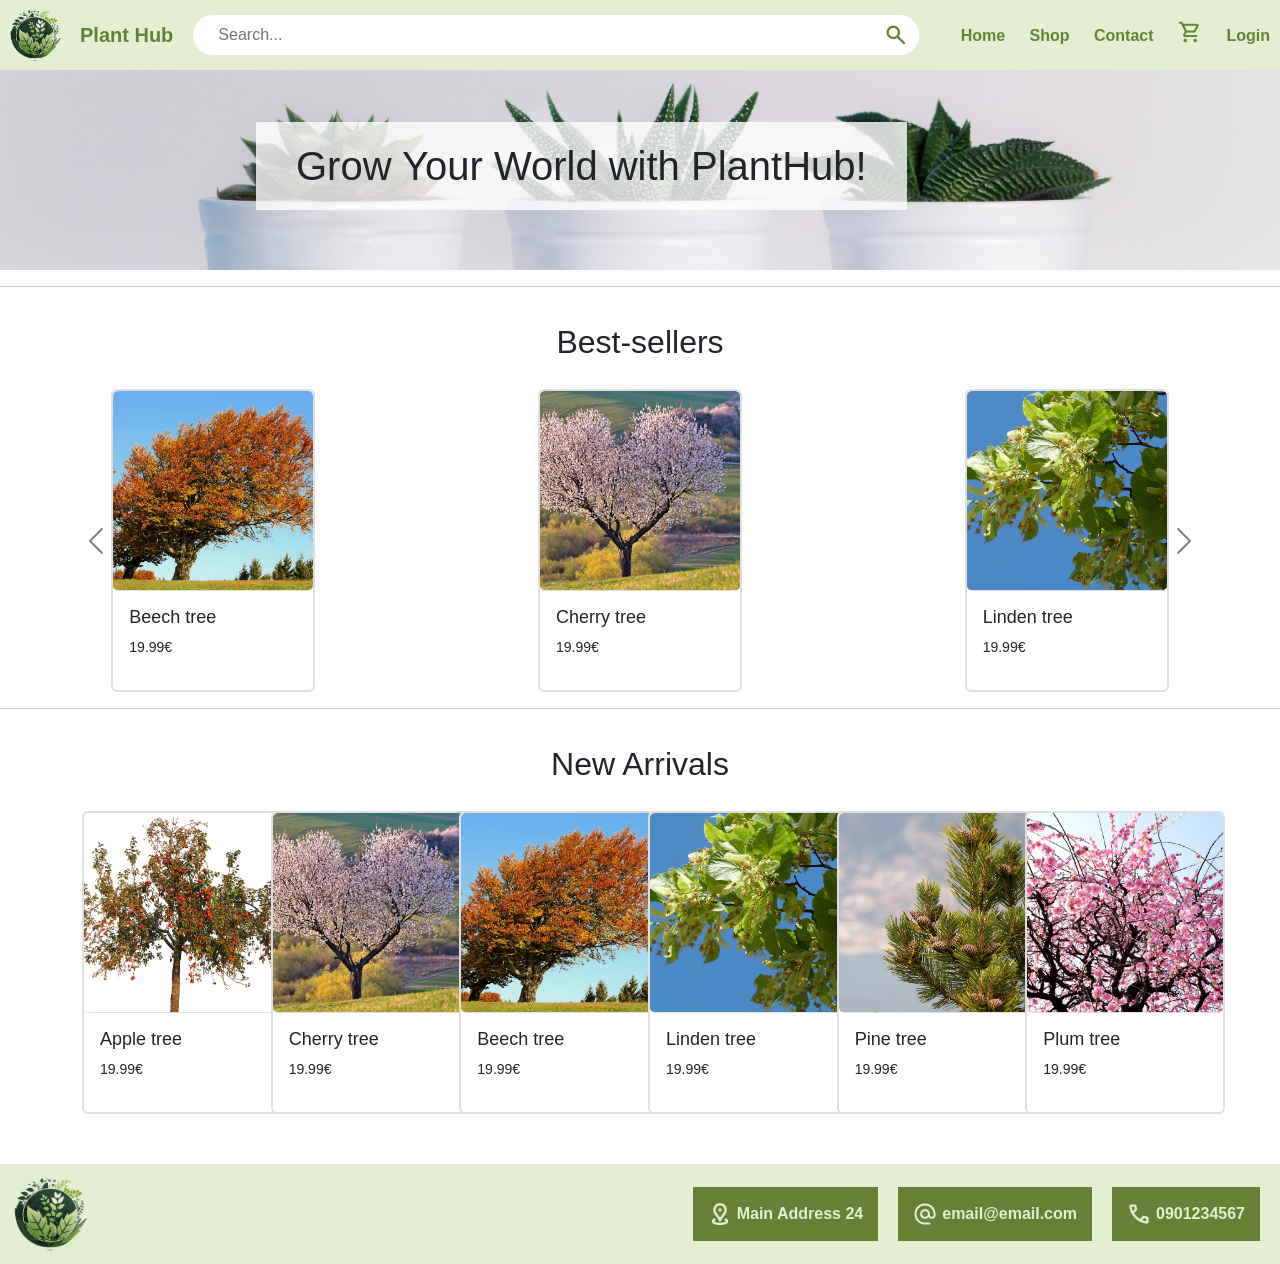
<file: index.html>
<!DOCTYPE html>
<html lang="en">
<head>
    <meta charset="UTF-8">
    <title>Title</title>
    <link rel="preconnect" href="https://fonts.googleapis.com">
    <link rel="preconnect" href="https://fonts.gstatic.com" crossorigin>
    <link href="https://fonts.googleapis.com/css2?family=Poppins:wght@500&display=swap" rel="stylesheet">
    <link rel="stylesheet"
          href="https://fonts.googleapis.com/css2?family=Material+Symbols+Outlined:opsz,wght,FILL,GRAD@20..48,100..700,0..1,-50..200"/>
    <link rel="stylesheet" href="css/index.css" type="text/css">
    <link rel="stylesheet" href="css/header.css" type="text/css">
    <link rel="stylesheet" href="css/footer.css" type="text/css">
    <link rel="stylesheet" href="css/Components_css/product_box.css" type="text/css">
    <link rel="stylesheet" href="https://cdn.jsdelivr.net/npm/bootstrap@5.1.3/dist/css/bootstrap.min.css">
    <script src="https://cdn.jsdelivr.net/npm/bootstrap@5.1.3/dist/js/bootstrap.bundle.min.js"></script>
</head>
<body>
<!-- Header-->
<header class="header">
    <section class="site_name_logo">
        <a href="index.html" class="website_name_a">
            <img class="logo" src="assets/logo/wtech_logo_v2-removebg-preview.png" alt="logo">
            <h3 class="website-name">Plant Hub</h3>
        </a>
    </section>
    <section class="search-form">
        <label class="search-form">
            <input type="text" placeholder="Search...">
        </label>
        <button type="submit" onclick="window.location.href='shop.html'"><span
                    class="material-symbols-outlined">search</span></button>
    </section>
    <nav class="show_all_nav">
        <ul class="nav_links">
            <li class="home_button"><a href="index.html">Home</a></li>
            <li><a href="shop.html">Shop</a></li>
            <li><a href="contact.html">Contact</a></li>
            <li><a href="shopping_cart.html"><span class="material-symbols-outlined">shopping_cart</span> </a></li>
            <li><a href="login.html">Login</a></li>
        </ul>
        <div class="dropdown dropdown-hover">
            <button type="button" class="btn shadow-none" data-bs-toggle="dropdown">
                <span class="material-symbols-outlined">menu</span>
            </button>
            <ul class="dropdown-menu dropdown-menu-end dropdown_content">
                <li><a href="index.html">Home</a></li>
                <li><a href="shop.html">Shop</a></li>
                <li><a href="contact.html">Contact</a></li>
                <li><a href="shopping_cart.html">Cart</a></li>
                <li><a href="login.html">Login</a></li>
            </ul>
        </div>
    </nav>
</header>
<!-- end Header -->


<section class="content">
    <section class="welcome_banner">
        <h1 class="welcome_text">Grow Your World with PlantHub!</h1>
    </section>
</section>
<hr>
<main>
    <section class="best-sellers">
        <h2 class="best_sellers_text">Best-sellers</h2>
        <div id="carouselControls" class="carousel carousel-dark slide" data-bs-ride="carousel" data-bs-interval="0">
            <div class="carousel-inner">
                <div class="carousel-item active">
                    <div class="card-wrapper">

                        <!-- PRODUCT CARD START -->

                        <article class="card">
                            <a href="product_detail.html">
                                <img class="card-img" src="assets/products/apple_tree.png" alt="product_image">  <!-- https://pixabay.com/photos/apple-tree-apples-leaves-fall-3735679/ -->
                                <section class="card-body">
                                    <h3 class="card-title">Apple tree</h3>
                                    <p class="card-price">19.99€</p>
                                </section>
                            </a>
                        </article>

                        <article class="card">
                            <a href="product_detail.html">
                                <img class="card-img" src="assets/products/beech_tree.jpg" alt="product_image">  <!-- https://pixabay.com/photos/tree-beech-fall-deciduous-tree-2812466/ -->
                                <section class="card-body">
                                    <h3 class="card-title">Beech tree</h3>
                                    <p class="card-price">19.99€</p>
                                </section>
                            </a>
                        </article>

                        <article class="card">
                            <a href="product_detail.html">
                                <img class="card-img" src="assets/products/cherry_tree.jpg" alt="product_image">  <!-- https://pixabay.com/photos/a-tree-nature-heart-cherry-flowers-5255288/ -->
                                <section class="card-body">
                                    <h3 class="card-title">Cherry tree</h3>
                                    <p class="card-price">19.99€</p>
                                </section>
                            </a>
                        </article>

                        <article class="card">
                            <a href="product_detail.html">
                                <img class="card-img" src="assets/products/linden_tree.jpg" alt="product_image">  <!-- https://pixabay.com/photos/linden-tree-building-fruit-stands-210389/ -->
                                <section class="card-body">
                                    <h3 class="card-title">Linden tree</h3>
                                    <p class="card-price">19.99€</p>
                                </section>
                            </a>
                        </article>

                    </div>
                </div>
                <div class="carousel-item">
                    <div class="card-wrapper">

                        <!-- PRODUCT CARD START -->

                        <article class="card">
                            <a href="product_detail.html">
                                <img class="card-img" src="assets/products/oak_tree.jpg" alt="product_image">  <!-- https://www.pexels.com/photo/in-distant-photo-of-tree-on-landscape-field-3283498/ -->
                                <section class="card-body">
                                    <h3 class="card-title">Oak tree</h3>
                                    <p class="card-price">19.99€</p>
                                </section>
                            </a>
                        </article>

                        <article class="card">
                            <a href="product_detail.html">
                                <img class="card-img" src="assets/products/pine_tree.jpg" alt="product_image">  <!-- https://pixabay.com/photos/nature-tree-no-one-outside-needle-3233209/ -->
                                <section class="card-body">
                                    <h3 class="card-title">Pine tree</h3>
                                    <p class="card-price">19.99€</p>
                                </section>
                            </a>
                        </article>

                        <article class="card">
                            <a href="product_detail.html">
                                <img class="card-img" src="assets/products/plum_tree.jpg" alt="product_image">  <!-- https://pixabay.com/photos/winter-flowers-plum-blossom-tree-1157079/ -->
                                <section class="card-body">
                                    <h3 class="card-title">Plum tree</h3>
                                    <p class="card-price">19.99€</p>
                                </section>
                            </a>
                        </article>

                        <article class="card">
                            <a href="product_detail.html">
                                <img class="card-img" src="assets/products/apple_tree.png" alt="product_image">  <!-- https://pixabay.com/photos/apple-tree-apples-leaves-fall-3735679/ -->
                                <section class="card-body">
                                    <h3 class="card-title">Apple tree</h3>
                                    <p class="card-price">19.99€</p>
                                </section>
                            </a>
                        </article>

                    </div>
                </div>
                <div class="carousel-item">
                    <div class="card-wrapper">

                        <!-- PRODUCT CARD START -->

                        <article class="card">
                            <a href="product_detail.html">
                                <img class="card-img" src="assets/products/beech_tree.jpg" alt="product_image">  <!-- https://pixabay.com/photos/tree-beech-fall-deciduous-tree-2812466/ -->
                                <section class="card-body">
                                    <h3 class="card-title">Beech tree</h3>
                                    <p class="card-price">19.99€</p>
                                </section>
                            </a>
                        </article>

                        <article class="card">
                            <a href="product_detail.html">
                                <img class="card-img" src="assets/products/cherry_tree.jpg" alt="product_image">  <!-- https://pixabay.com/photos/a-tree-nature-heart-cherry-flowers-5255288/ -->
                                <section class="card-body">
                                    <h3 class="card-title">Cherry tree</h3>
                                    <p class="card-price">19.99€</p>
                                </section>
                            </a>
                        </article>

                        <article class="card">
                            <a href="product_detail.html">
                                <img class="card-img" src="assets/products/linden_tree.jpg" alt="product_image">  <!-- https://pixabay.com/photos/linden-tree-building-fruit-stands-210389/ -->
                                <section class="card-body">
                                    <h3 class="card-title">Linden tree</h3>
                                    <p class="card-price">19.99€</p>
                                </section>
                            </a>
                        </article>

                        <article class="card">
                            <a href="product_detail.html">
                                <img class="card-img" src="assets/products/oak_tree.jpg" alt="product_image">  <!-- https://www.pexels.com/photo/in-distant-photo-of-tree-on-landscape-field-3283498/ -->
                                <section class="card-body">
                                    <h3 class="card-title">Oak tree</h3>
                                    <p class="card-price">19.99€</p>
                                </section>
                            </a>
                        </article>
                    </div>
                </div>
            </div>
            <button class="carousel-control-prev" type="button" data-bs-target="#carouselControls" data-bs-slide="prev">
                <span class="carousel-control-prev-icon" aria-hidden="true"></span>
                <span class="visually-hidden">Previous</span>
            </button>
            <button class="carousel-control-next" type="button" data-bs-target="#carouselControls" data-bs-slide="next">
                <span class="carousel-control-next-icon" aria-hidden="true"></span>
                <span class="visually-hidden">Next</span>
            </button>
        </div>
    </section>

    <hr>
    <section class="recommended_items">
        <h2 class="recommended_items_text">New Arrivals</h2>

        <div class="container">
            <div class="row justify-content-center">
                <div class="col-12">
                    <div class="products_wrapper row row-cols-2 row-cols-sm-2 row-cols-md-3 row-cols-xl-6 row-cols-lg-4 g-3">
                        <div class="col">
                            <article class="card">
                                <a href="product_detail.html">
                                    <img class="card-img" src="assets/products/apple_tree.png" alt="product_image">  <!-- https://pixabay.com/photos/apple-tree-apples-leaves-fall-3735679/ -->
                                    <section class="card-body">
                                        <h3 class="card-title">Apple tree</h3>
                                        <p class="card-price">19.99€</p>
                                    </section>
                                </a>
                            </article>
                        </div>
                        <div class="col">
                            <article class="card">
                                <a href="product_detail.html">
                                    <img class="card-img" src="assets/products/cherry_tree.jpg" alt="product_image">  <!-- https://pixabay.com/photos/a-tree-nature-heart-cherry-flowers-5255288/ -->
                                    <section class="card-body">
                                        <h3 class="card-title">Cherry tree</h3>
                                        <p class="card-price">19.99€</p>
                                    </section>
                                </a>
                            </article>
                        </div>
                        <div class="col">
                            <article class="card">
                                <a href="product_detail.html">
                                    <img class="card-img" src="assets/products/beech_tree.jpg" alt="product_image">  <!-- https://pixabay.com/photos/tree-beech-fall-deciduous-tree-2812466/ -->
                                    <section class="card-body">
                                        <h3 class="card-title">Beech tree</h3>
                                        <p class="card-price">19.99€</p>
                                    </section>
                                </a>
                            </article>
                        </div>
                        <div class="col">
                            <article class="card">
                                <a href="product_detail.html">
                                    <img class="card-img" src="assets/products/linden_tree.jpg" alt="product_image">  <!-- https://pixabay.com/photos/linden-tree-building-fruit-stands-210389/ -->
                                    <section class="card-body">
                                        <h3 class="card-title">Linden tree</h3>
                                        <p class="card-price">19.99€</p>
                                    </section>
                                </a>
                            </article>
                        </div>
                        <div class="col">
                            <article class="card">
                                <a href="product_detail.html">
                                    <img class="card-img" src="assets/products/pine_tree.jpg" alt="product_image">  <!-- https://pixabay.com/photos/nature-tree-no-one-outside-needle-3233209/ -->
                                    <section class="card-body">
                                        <h3 class="card-title">Pine tree</h3>
                                        <p class="card-price">19.99€</p>
                                    </section>
                                </a>
                            </article>
                        </div>
                        <div class="col">
                            <article class="card">
                                <a href="product_detail.html">
                                    <img class="card-img" src="assets/products/plum_tree.jpg" alt="product_image">  <!-- https://pixabay.com/photos/winter-flowers-plum-blossom-tree-1157079/ -->
                                    <section class="card-body">
                                        <h3 class="card-title">Plum tree</h3>
                                        <p class="card-price">19.99€</p>
                                    </section>
                                </a>
                            </article>
                        </div>
                    </div>
                </div>
            </div>
        </div>
    </section>
</main>
<!-- Footer -->
<footer class="footer">
    <section class="site_logo">
        <img class="footer_logo" src="assets/logo/wtech_logo_v2-removebg-preview.png" alt="logo">
    </section>
    <section class="blocks_holder">
        <!-- canvas for the 3 blocks-->
        <address class="block">
            <span class="material-symbols-outlined">distance</span>
            <p class="text">Main Address 24</p>
        </address>

        <address class="block">
            <span class="material-symbols-outlined">alternate_email</span>
            <p class="text">email@email.com</p>
        </address>

        <address class="block">
            <span class="material-symbols-outlined">call</span>
            <p class="text">0901234567</p>
        </address>
    </section>
</footer>
<!-- end Footer -->

</body>
</html>
</file>
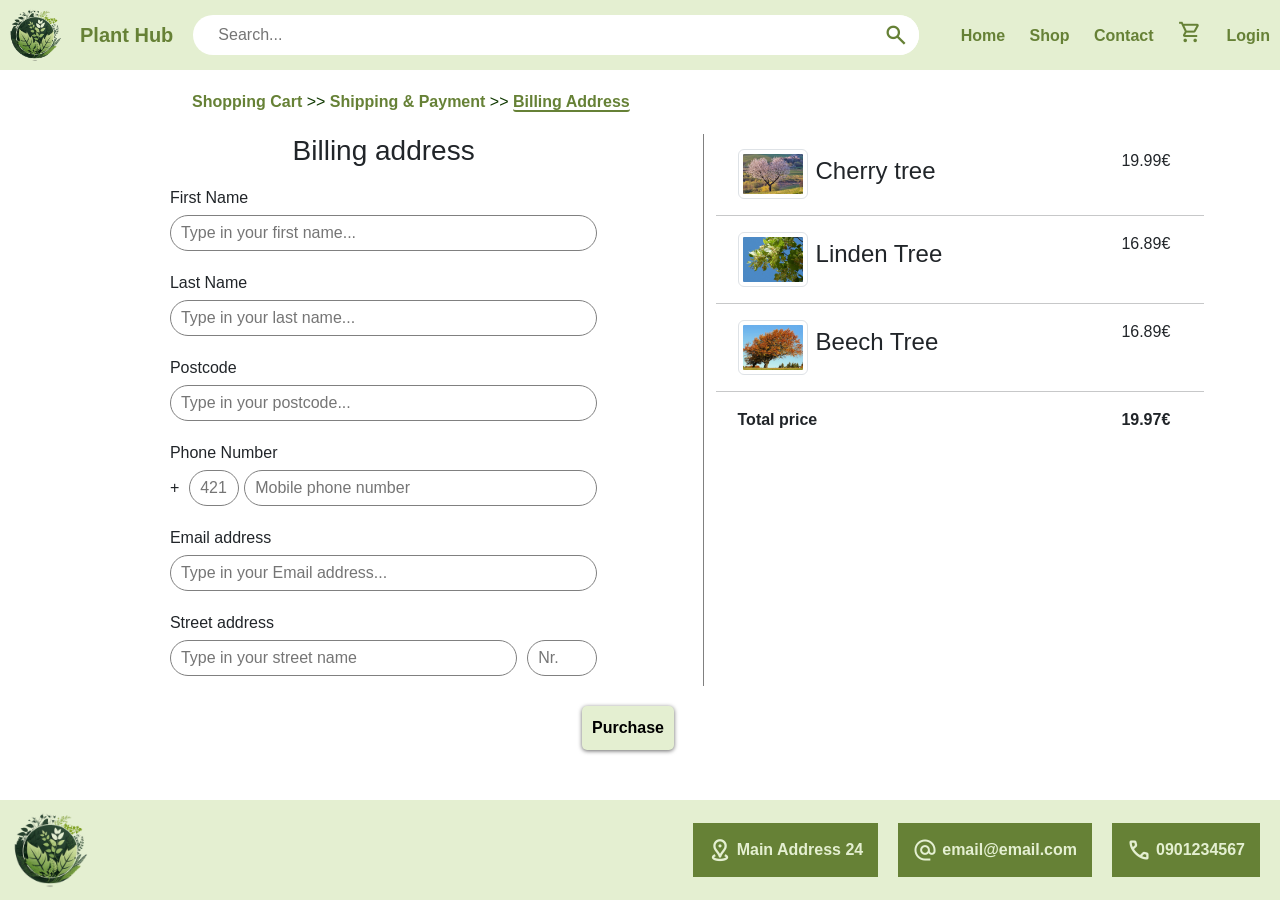
<file: billing_address.html>
<!DOCTYPE html>
<html lang="en">
<head>
    <meta charset="UTF-8">
    <title>Title</title>
    <link rel="stylesheet" href="css/billing_address.css" type="text/css">
    <link rel="stylesheet" href="css/header.css" type="text/css">
    <link rel="stylesheet" href="css/footer.css" type="text/css">
    <link rel="stylesheet" href="css/button_1.css" type="text/css">
    <link rel="stylesheet" href="css/shipping_cart_table.css" type="text/css">
    <link rel="stylesheet" href="css/cart_navbar.css" type="text/css">
    <link rel="preconnect" href="https://fonts.googleapis.com">
    <link rel="preconnect" href="https://fonts.gstatic.com" crossorigin>
    <link href="https://fonts.googleapis.com/css2?family=Poppins:wght@500&display=swap" rel="stylesheet">
    <link rel="stylesheet"
          href="https://fonts.googleapis.com/css2?family=Material+Symbols+Outlined:opsz,wght,FILL,GRAD@20..48,100..700,0..1,-50..200"/>
    <link rel="stylesheet" href="https://cdn.jsdelivr.net/npm/bootstrap@5.1.3/dist/css/bootstrap.min.css">
    <script src="https://cdn.jsdelivr.net/npm/bootstrap@5.1.3/dist/js/bootstrap.bundle.min.js"></script>
</head>
<body>
<!-- Header-->
<header class="header">
    <section class="site_name_logo">
        <a href="index.html" class="website_name_a">
            <img class="logo" src="assets/logo/wtech_logo_v2-removebg-preview.png" alt="logo">
            <h3 class="website-name">Plant Hub</h3>
        </a>
    </section>
    <section class="search-form">
        <label class="search-form">
            <input type="text" placeholder="Search...">
        </label>
        <button type="submit" onclick="window.location.href='shop.html'"><span
                class="material-symbols-outlined">search</span></button>
    </section>
    <nav class="show_all_nav">
        <ul class="nav_links">
            <li class="home_button"><a href="index.html">Home</a></li>
            <li><a href="shop.html">Shop</a></li>
            <li><a href="contact.html">Contact</a></li>
            <li><a href="shopping_cart.html"><span class="material-symbols-outlined">shopping_cart</span> </a></li>
            <li><a href="login.html">Login</a></li>
        </ul>
        <div class="dropdown dropdown-hover">
            <button type="button" class="btn shadow-none" data-bs-toggle="dropdown">
                <span class="material-symbols-outlined">menu</span>
            </button>
            <ul class="dropdown-menu dropdown-menu-end dropdown_content">
                <li><a href="index.html">Home</a></li>
                <li><a href="shop.html">Shop</a></li>
                <li><a href="contact.html">Contact</a></li>
                <li><a href="shopping_cart.html">Cart</a></li>
                <li><a href="login.html">Login</a></li>
            </ul>
        </div>
    </nav>
</header>
<!-- end Header -->


<section class="content">
    <!-- Cart Navigation -->
    <nav class="cart_navigation">
        <a class="nav_cart" href="shopping_cart.html">Shopping Cart</a>
        >>
        <a class="nav_shipping" href="shipping_payment.html">Shipping & Payment</a>
        >>
        <a class="nav_billing" href="billing_address.html">Billing Address</a>
    </nav>
    <!-- end Cart navigation -->
    <section class="inside_content">
        <section class="outline_block">
            <form class="details_block">
                <h3>Billing address</h3>
                <!-- Billing section -->
                <section class="billing_section">
                    <Label for="first_name">First Name<br></Label>
                    <label class="input_label">
                        <input type="text" placeholder="Type in your first name..." id="first_name">
                    </label>
                </section>
                <!-- end Billing section -->
                <!-- Billing section -->
                <section class="billing_section">
                    <Label for="last_name">Last Name<br></Label>
                    <label class="input_label">
                        <input type="text" placeholder="Type in your last name..." id="last_name">
                    </label>
                </section>
                <!-- end Billing section -->
                <!-- Billing section -->
                <section class="billing_section">
                    <Label for="postcode">Postcode<br></Label>
                    <label class="input_label">
                        <input type="text" placeholder="Type in your postcode..." id="postcode">
                    </label>
                </section>
                <!-- end Billing section -->
                <section class="billing_section">
                    <Label for="phone">Phone Number<br></Label>
                    <div class="input_label">
                        +<label for="phone_prefix"></label><input type="text" placeholder="421" id="phone_prefix" style="width: 50px">
                        <input type="text" placeholder="Mobile phone number" id="phone">
                    </div>
                </section>
                <!-- Billing section -->
                <section class="billing_section">
                    <Label for="email">Email address<br></Label>
                    <label class="input_label">
                        <input type="text" placeholder="Type in your Email address..." id="email">
                    </label>
                </section>
                <!-- end Billing section -->
                <section class="billing_section">
                    <Label for="street_name">Street address<br></Label>
                    <div class="input_label">
                        <input type="text" placeholder="Type in your street name" id="street_name">
                        <label for="street_number"></label><input type="text" placeholder="Nr." style="width: 70px" id="street_number">
                    </div>
                </section>
            </form>
        </section>
        <section class="outline_cart_block">
            <!-- shopping cart content -->
            <div class="container">
                <div class="row d-flex justify-content-around">
                    <div class="col-8 d-inline-block">
                        <div class="row-12 d-flex">
                            <img class="img-thumbnail" src="assets/products/cherry_tree.jpg" alt="logo">
                            <!-- https://pixabay.com/photos/a-tree-nature-heart-cherry-flowers-5255288/ -->
                            <h4 class="col m-2">Cherry tree</h4>
                        </div>
                    </div>

                    <div class="col-2">
                        <div class="row d-flex">
                            <div class="col-4">19.99€</div>
                        </div>
                    </div>
                </div>
                <hr>

                <div class="row d-flex justify-content-around">
                    <div class="col-8 d-inline-block">
                        <div class="row-12 d-flex">
                            <img class="img-thumbnail" src="assets/products/linden_tree.jpg" alt="logo">
                            <!-- https://pixabay.com/photos/linden-tree-building-fruit-stands-210389/ -->
                            <h4 class="col m-2">Linden Tree</h4>
                        </div>
                    </div>

                    <div class="col-2">
                        <div class="row d-flex">
                            <div class="col-4">16.89€</div>
                        </div>
                    </div>
                </div>
                <hr>

                <div class="row d-flex justify-content-around">
                    <div class="col-8 d-inline-block">
                        <div class="row-12 d-flex">
                            <img class="img-thumbnail" src="assets/products/beech_tree.jpg" alt="logo">
                            <!-- https://pixabay.com/photos/tree-beech-fall-deciduous-tree-2812466/ -->
                            <h4 class="col m-2">Beech Tree</h4>
                        </div>
                    </div>

                    <div class="col-2">
                        <div class="row d-flex">
                            <div class="col-4">16.89€</div>
                        </div>
                    </div>
                </div>
                <hr>

                <div class="row d-flex justify-content-around">
                    <div class="col-8 align-items-center">
                        <p class="total_price">Total price</p>
                    </div>

                    <div class="col-2">
                        <div class="total_price">19.97€</div>
                    </div>
                </div>
            </div>
        </section>
    </section>
    <section class="w-50 text-center d-flex justify-content-center pe-4">
        <button type="button" class="btn_custom" onclick="window.location.href='order_confirm.html'">
            Purchase
        </button>
    </section>
</section>
<!-- Footer -->
<footer class="footer">
    <section class="site_logo">
        <img class="footer_logo" src="assets/logo/wtech_logo_v2-removebg-preview.png" alt="logo">
    </section>
    <section class="blocks_holder">
        <!-- canvas for the 3 blocks-->
        <address class="block">
            <span class="material-symbols-outlined">distance</span>
            <p class="text">Main Address 24</p>
        </address>

        <address class="block">
            <span class="material-symbols-outlined">alternate_email</span>
            <p class="text">email@email.com</p>
        </address>

        <address class="block">
            <span class="material-symbols-outlined">call</span>
            <p class="text">0901234567</p>
        </address>
    </section>
</footer>
<!-- end Footer -->

</body>
</html>
</file>
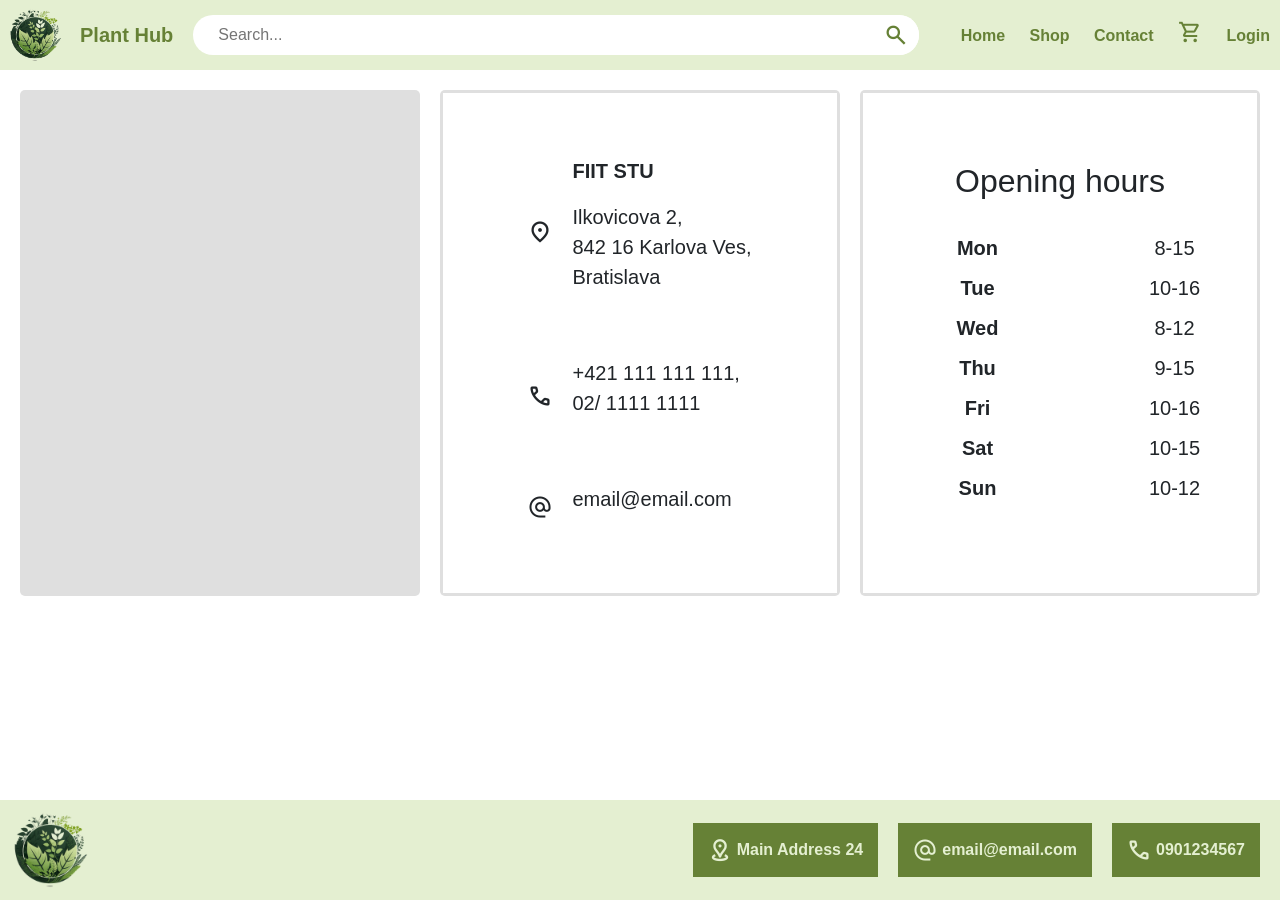
<file: contact.html>
<!DOCTYPE html>
<html lang="en">
<head>
    <meta charset="UTF-8">
    <title>Title</title>
    <link rel="stylesheet" href="css/contact.css" type="text/css">
    <link rel="stylesheet" href="css/header.css" type="text/css">
    <link rel="stylesheet" href="css/footer.css" type="text/css">
    <link rel="preconnect" href="https://fonts.googleapis.com">
    <link rel="preconnect" href="https://fonts.gstatic.com" crossorigin>
    <link href="https://fonts.googleapis.com/css2?family=Poppins:wght@500&display=swap" rel="stylesheet">
    <link rel="stylesheet"
          href="https://fonts.googleapis.com/css2?family=Material+Symbols+Outlined:opsz,wght,FILL,GRAD@20..48,100..700,0..1,-50..200"/>
    <link rel="stylesheet" href="https://cdn.jsdelivr.net/npm/bootstrap@5.1.3/dist/css/bootstrap.min.css">
    <script src="https://cdn.jsdelivr.net/npm/bootstrap@5.1.3/dist/js/bootstrap.bundle.min.js"></script>
</head>
<body>
<!-- Header-->
<header class="header">
    <section class="site_name_logo">
        <a href="index.html" class="website_name_a">
            <img class="logo" src="assets/logo/wtech_logo_v2-removebg-preview.png" alt="logo">
            <h3 class="website-name">Plant Hub</h3>
        </a>
    </section>
    <section class="search-form">
        <label class="search-form">
            <input type="text" placeholder="Search...">
        </label>
        <button type="submit" onclick="window.location.href='shop.html'"><span
                class="material-symbols-outlined">search</span></button>
    </section>
    <nav class="show_all_nav">
        <ul class="nav_links">
            <li class="home_button"><a href="index.html">Home</a></li>
            <li><a href="shop.html">Shop</a></li>
            <li><a href="contact.html">Contact</a></li>
            <li><a href="shopping_cart.html"><span class="material-symbols-outlined">shopping_cart</span> </a></li>
            <li><a href="login.html">Login</a></li>
        </ul>
        <div class="dropdown dropdown-hover">
            <button type="button" class="btn shadow-none" data-bs-toggle="dropdown">
                <span class="material-symbols-outlined">menu</span>
            </button>
            <ul class="dropdown-menu dropdown-menu-end dropdown_content">
                <li><a href="index.html">Home</a></li>
                <li><a href="shop.html">Shop</a></li>
                <li><a href="contact.html">Contact</a></li>
                <li><a href="shopping_cart.html">Cart</a></li>
                <li><a href="login.html">Login</a></li>
            </ul>
        </div>
    </nav>
</header>
<!-- end Header -->


<section class="outer_contact">
    <section class="inner_contact">
        <!-- section for contact map-->
        <section class="content">
            <iframe class="picture_map"
                    src="https://www.openstreetmap.org/export/embed.html?bbox=17.06408500671387%2C48.150841192448034%2C17.078247070312504%2C48.15715413998257&amp;layer=mapnik">
            </iframe>
        </section>
        <!-- section for contact information including address, phone, email-->
        <section class="content">
            <section class="contact_information">
                <section class="inner_contact_information">
                    <section class="contact_information_block">
                        <span class="material-symbols-outlined">location_on</span>
                        <article>
                            <p class="paragraph_title">FIIT STU</p>
                            <p>Ilkovicova 2, <br>842 16 Karlova Ves, <br>Bratislava</p>
                        </article>
                    </section>
                    <section class="contact_information_block">
                        <span class="material-symbols-outlined">call</span>
                        <article>
                            <p>+421 111 111 111,<br> 02/ 1111 1111</p>
                        </article>
                    </section>
                    <section class="contact_information_block">
                        <span class="material-symbols-outlined">alternate_email</span>
                        <article>
                            <p>email@email.com</p>
                        </article>
                    </section>
                </section>
            </section>
        </section>
        <!-- section for contact information including opening hours-->
        <section class="content">
            <section class="contact_information">
                <article class="opening_hours">
                    <h2>Opening hours</h2>
                    <section class="ul_section_opening_hours">
                        <ul class="ul_days">
                            <li>Mon</li>
                            <li>Tue</li>
                            <li>Wed</li>
                            <li>Thu</li>
                            <li>Fri</li>
                            <li>Sat</li>
                            <li>Sun</li>
                        </ul>
                        <ul class="ul_hours">
                            <li>8-15</li>
                            <li>10-16</li>
                            <li>8-12</li>
                            <li>9-15</li>
                            <li>10-16</li>
                            <li>10-15</li>
                            <li>10-12</li>
                        </ul>
                    </section>
                </article>
            </section>
        </section>
    </section>
</section>

<!-- Footer -->
<footer class="footer">
    <section class="site_logo">
        <img class="footer_logo" src="assets/logo/wtech_logo_v2-removebg-preview.png" alt="logo">
    </section>
    <section class="blocks_holder">
        <!-- canvas for the 3 blocks-->
        <address class="block">
            <span class="material-symbols-outlined">distance</span>
            <p class="text">Main Address 24</p>
        </address>

        <address class="block">
            <span class="material-symbols-outlined">alternate_email</span>
            <p class="text">email@email.com</p>
        </address>

        <address class="block">
            <span class="material-symbols-outlined">call</span>
            <p class="text">0901234567</p>
        </address>
    </section>
</footer>
<!-- end Footer -->

</body>
</html>
</file>
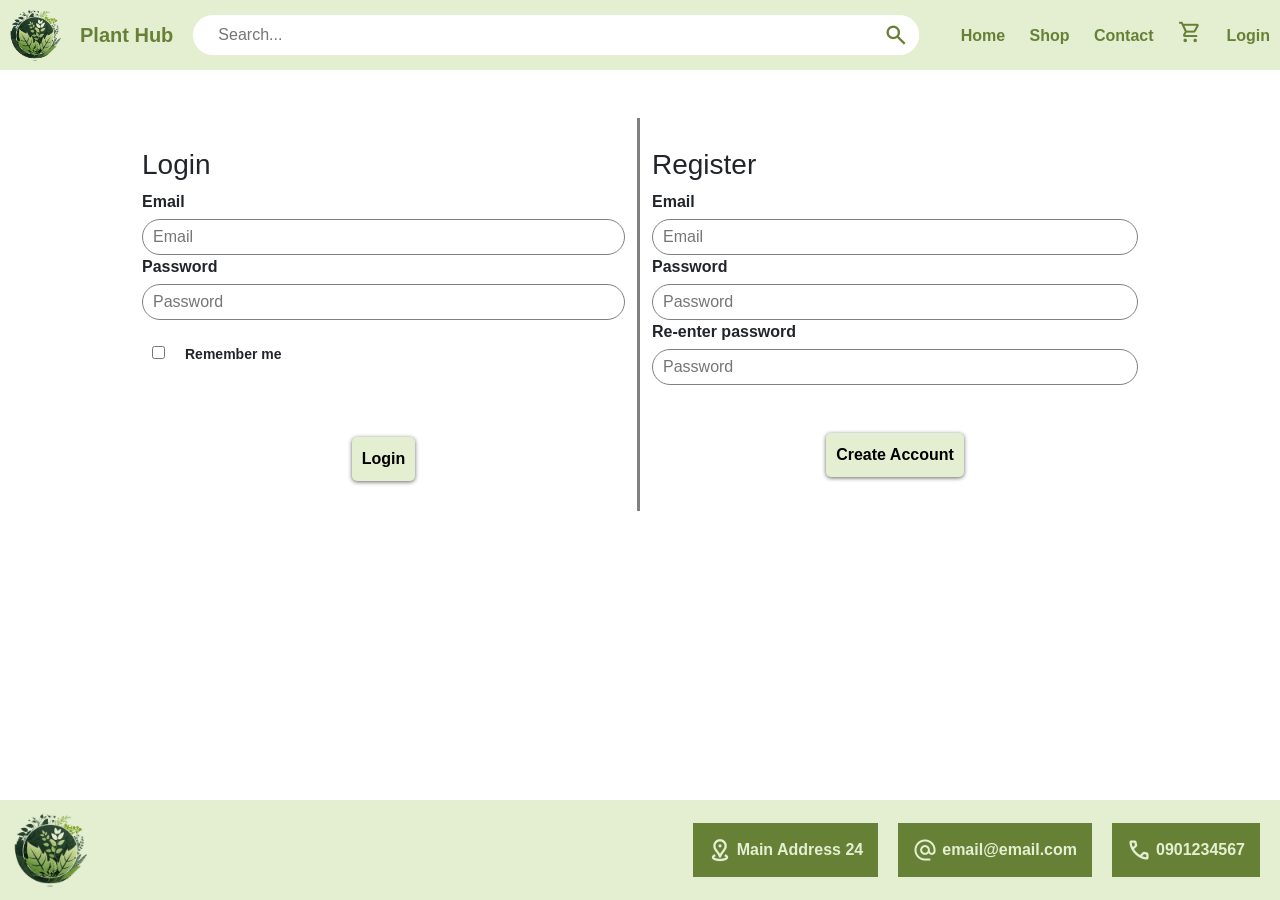
<file: login.html>
<!DOCTYPE html>
<html lang="en">
<head>
    <meta charset="UTF-8">
    <title>Title</title>
    <link rel="preconnect" href="https://fonts.googleapis.com">
    <link rel="preconnect" href="https://fonts.gstatic.com" crossorigin>
    <link href="https://fonts.googleapis.com/css2?family=Poppins:wght@500&display=swap" rel="stylesheet">
    <link rel="stylesheet"
          href="https://fonts.googleapis.com/css2?family=Material+Symbols+Outlined:opsz,wght,FILL,GRAD@20..48,100..700,0..1,-50..200"/>
    <link rel="stylesheet" href="css/login.css" type="text/css">
    <link rel="stylesheet" href="css/header.css" type="text/css">
    <link rel="stylesheet" href="css/footer.css" type="text/css">
    <link rel="stylesheet" href="css/button_1.css" type="text/css">
    <link rel="stylesheet" href="css/Components_css/product_box.css" type="text/css">
    <link rel="stylesheet" href="https://cdn.jsdelivr.net/npm/bootstrap@5.1.3/dist/css/bootstrap.min.css">
    <script src="https://cdn.jsdelivr.net/npm/bootstrap@5.1.3/dist/js/bootstrap.bundle.min.js"></script>
</head>

<body>
<!-- Header-->
<header class="header">
    <section class="site_name_logo">
        <a href="index.html" class="website_name_a">
            <img class="logo" src="assets/logo/wtech_logo_v2-removebg-preview.png" alt="logo">
            <h3 class="website-name">Plant Hub</h3>
        </a>
    </section>
    <section class="search-form">
        <label class="search-form">
            <input type="text" placeholder="Search...">
        </label>
        <button type="submit" onclick="window.location.href='shop.html'"><span class="material-symbols-outlined">search</span></button>
    </section>
    <nav class="show_all_nav">
        <ul class="nav_links">
            <li class="home_button"><a href="index.html">Home</a> </li>
            <li><a href="shop.html">Shop</a> </li>
            <li><a href="contact.html">Contact</a> </li>
            <li><a href="shopping_cart.html"><span class="material-symbols-outlined">shopping_cart</span> </a></li>
            <li><a href="login.html">Login</a> </li>
        </ul>
        <div class="dropdown dropdown-hover">
            <button type="button" class="btn shadow-none" data-bs-toggle="dropdown">
                <span class="material-symbols-outlined">menu</span>
            </button>
            <ul class="dropdown-menu dropdown-menu-end dropdown_content">
                <li><a href="index.html">Home</a> </li>
                <li><a href="shop.html">Shop</a> </li>
                <li><a href="contact.html">Contact</a> </li>
                <li><a href="shopping_cart.html">Cart</a> </li>
                <li><a href="login.html">Login</a> </li>
            </ul>
        </div>
    </nav>
</header>
<!-- end Header -->



<!-- Start login section -->

<div class="container px-15">
    <div class="row justify-content-center m-5 p-0">
        <section class="outline_block col-12 col-lg-6 col-md-12 col-sm-12">
            <form class="details_block">
                <h3>Login</h3>
                <section class="login_section">
                    <label for="email_login">Email</label>
                    <label class="input_label">
                        <input type="email" placeholder="Email" id="email_login">
                    </label>
                </section>
                <section class="login_section">
                    <label for="password_login">Password</label>
                    <label class="input_label">
                        <input type="password" placeholder="Password" id="password_login">
                    </label>
                </section>
                <section class="login_section">
                    <section class="checkbox_section my-4">
                        <label class="checkbox_label">
                            <input class="checkbox" type="checkbox" id="remember_me">
                        </label>
                        <label for="remember_me">Remember me</label>
                    </section>
                </section>
                <button class="btn_custom mt-5 align-self-center" type="button">Login</button>
            </form>
        </section>

        <!-- End login section -->

        <!-- Start register section -->
        <section class="outline_block col-12 col-lg-6 col-md-12 col-sm-12">
            <form class="details_block">
                <h3>Register</h3>
                <section class="register_section">
                    <label for="email_register">Email</label>
                    <label class="input_label">
                        <input type="text" placeholder="Email" id="email_register">
                    </label>
                </section>
                <section class="register_section">
                    <label for="password_register">Password</label>
                    <label class="input_label">
                        <input type="password" placeholder="Password" id="password_register">
                    </label>
                </section>
                <section class="register_section">
                    <label for="password_retype">Re-enter password</label>
                    <label class="input_label">
                        <input type="password" placeholder="Password" id="password_retype">
                    </label>
                </section>
                <button class="btn_custom mt-5 align-self-center" type="button">Create Account</button>
            </form>
        </section>
    </div>
</div>
<!-- End register section -->

<!-- Footer -->
<footer class="footer">
    <section class="site_logo">
        <img class="footer_logo" src="assets/logo/wtech_logo_v2-removebg-preview.png" alt="logo">
    </section>
    <section class="blocks_holder">
        <!-- canvas for the 3 blocks-->
        <address class="block">
            <span class="material-symbols-outlined">distance</span>
            <p class="text">Main Address 24</p>
        </address>

        <address class="block">
            <span class="material-symbols-outlined">alternate_email</span>
            <p class="text">email@email.com</p>
        </address>

        <address class="block">
            <span class="material-symbols-outlined">call</span>
            <p class="text">0901234567</p>
        </address>
    </section>
</footer>
<!-- end Footer -->
</body>
</html>
</file>
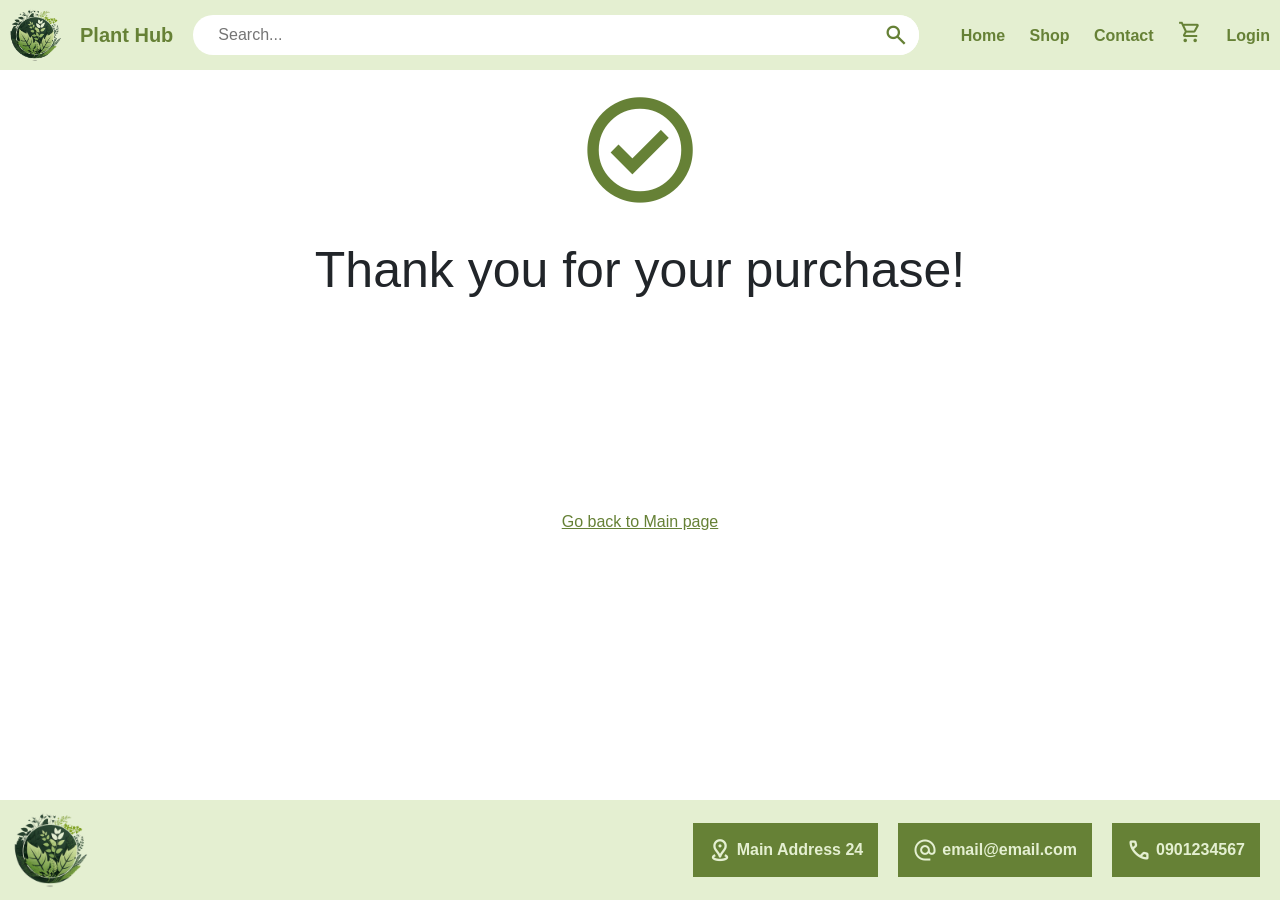
<file: order_confirm.html>
<!DOCTYPE html>
<html lang="en">
<head>
    <meta charset="UTF-8">
    <title>Title</title>
    <link rel="stylesheet" href="css/order_confirm.css" type="text/css">
    <link rel="stylesheet" href="css/header.css" type="text/css">
    <link rel="stylesheet" href="css/footer.css" type="text/css">
    <link rel="stylesheet" href="css/button_1.css" type="text/css">
    <link rel="stylesheet" href="css/cart_navbar.css" type="text/css">
    <link rel="preconnect" href="https://fonts.googleapis.com">
    <link rel="preconnect" href="https://fonts.gstatic.com" crossorigin>
    <link href="https://fonts.googleapis.com/css2?family=Poppins:wght@500&display=swap" rel="stylesheet">
    <link rel="stylesheet"
          href="https://fonts.googleapis.com/css2?family=Material+Symbols+Outlined:opsz,wght,FILL,GRAD@20..48,100..700,0..1,-50..200"/>
    <link rel="stylesheet" href="https://cdn.jsdelivr.net/npm/bootstrap@5.1.3/dist/css/bootstrap.min.css">
    <script src="https://cdn.jsdelivr.net/npm/bootstrap@5.1.3/dist/js/bootstrap.bundle.min.js"></script>
</head>
<body>
<!-- Header-->
<header class="header">
    <section class="site_name_logo">
        <a href="index.html" class="website_name_a">
            <img class="logo" src="assets/logo/wtech_logo_v2-removebg-preview.png" alt="logo">
            <h3 class="website-name">Plant Hub</h3>
        </a>
    </section>
    <section class="search-form">
        <label class="search-form">
            <input type="text" placeholder="Search...">
        </label>
        <button type="submit" onclick="window.location.href='shop.html'"><span
                class="material-symbols-outlined">search</span></button>
    </section>
    <nav class="show_all_nav">
        <ul class="nav_links">
            <li class="home_button"><a href="index.html">Home</a></li>
            <li><a href="shop.html">Shop</a></li>
            <li><a href="contact.html">Contact</a></li>
            <li><a href="shopping_cart.html"><span class="material-symbols-outlined">shopping_cart</span> </a></li>
            <li><a href="login.html">Login</a></li>
        </ul>
        <div class="dropdown dropdown-hover">
            <button type="button" class="btn shadow-none" data-bs-toggle="dropdown">
                <span class="material-symbols-outlined">menu</span>
            </button>
            <ul class="dropdown-menu dropdown-menu-end dropdown_content">
                <li><a href="index.html">Home</a></li>
                <li><a href="shop.html">Shop</a></li>
                <li><a href="contact.html">Contact</a></li>
                <li><a href="shopping_cart.html">Cart</a></li>
                <li><a href="login.html">Login</a></li>
            </ul>
        </div>
    </nav>
</header>
<!-- end Header -->


<section class="content">
    <section class="inside_content">
        <span class="material-symbols-outlined">check_circle</span>
        <h1>Thank you for your purchase!</h1>
    </section>
    <section class="href_content">
        <a href="index.html">Go back to Main page</a>
    </section>
</section>
<!-- Footer -->
<footer class="footer">
    <section class="site_logo">
        <img class="footer_logo" src="assets/logo/wtech_logo_v2-removebg-preview.png" alt="logo">
    </section>
    <section class="blocks_holder">
        <!-- canvas for the 3 blocks-->
        <address class="block">
            <span class="material-symbols-outlined">distance</span>
            <p class="text">Main Address 24</p>
        </address>

        <address class="block">
            <span class="material-symbols-outlined">alternate_email</span>
            <p class="text">email@email.com</p>
        </address>

        <address class="block">
            <span class="material-symbols-outlined">call</span>
            <p class="text">0901234567</p>
        </address>
    </section>
</footer>
<!-- end Footer -->

</body>
</html>
</file>
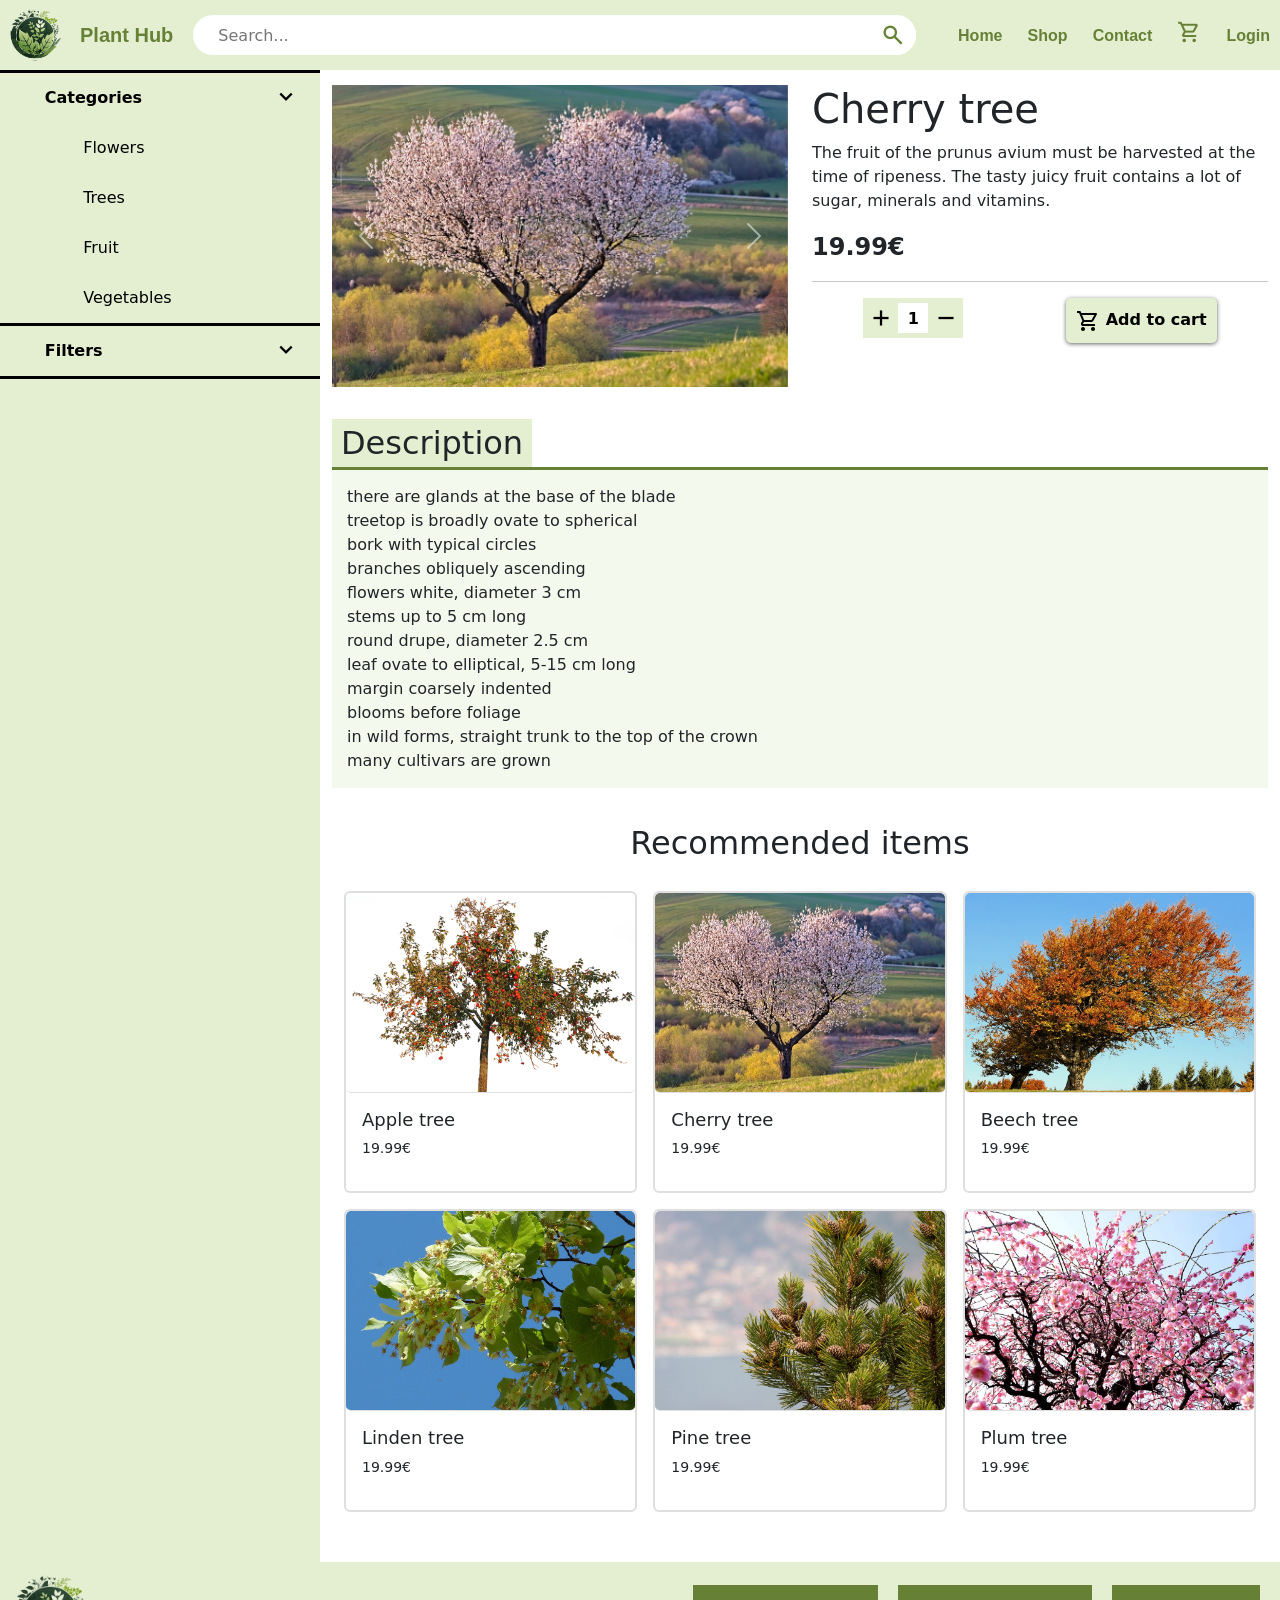
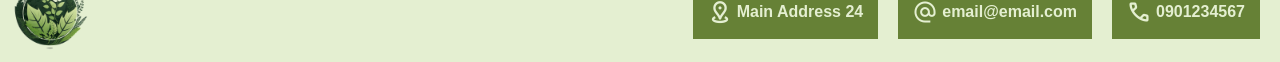
<file: product_detail.html>
<!DOCTYPE html>
<html lang="en">
<head>
    <meta charset="UTF-8">
    <title>Title</title>

    <link rel="stylesheet" href="https://cdn.jsdelivr.net/npm/bootstrap@5.1.3/dist/css/bootstrap.min.css">
    <script src="https://cdn.jsdelivr.net/npm/bootstrap@5.1.3/dist/js/bootstrap.bundle.min.js"></script>

    <link rel="preconnect" href="https://fonts.googleapis.com">
    <link rel="preconnect" href="https://fonts.gstatic.com" crossorigin>
    <link href="https://fonts.googleapis.com/css2?family=Poppins:wght@500&display=swap" rel="stylesheet">
    <link rel="stylesheet"
          href="https://fonts.googleapis.com/css2?family=Material+Symbols+Outlined:opsz,wght,FILL,GRAD@20..48,100..700,0..1,-50..200"/>
    <link rel="stylesheet" href="css/header.css" type="text/css">
    <link rel="stylesheet" href="css/footer.css" type="text/css">
    <link rel="stylesheet" href="css/side_nav.css" type="text/css">
    <link rel="stylesheet" href="css/shop_content.css" type="text/css">
    <link rel="stylesheet" href="css/product_detail.css" type="text/css">
    <link rel="stylesheet" href="css/button_1.css" type="text/css">


    <script>
        function display(element) {
            var x = document.getElementById(element);
            if (x.style.display === "none") {
                x.style.display = "block";
            } else {
                x.style.display = "none";
            }
        }

        function clicked_checkbox(checkbox, input_element) {
            var inp = document.getElementById(input_element);
            if (checkbox.checked === false) {
                inp.style.pointerEvents = "none";
            } else {
                inp.style.pointerEvents = "auto";
            }
        }

        function increase(element) {
            var num = parseInt(document.getElementById(element).value);
            document.getElementById(element).value = num + 1;
        }

        function decrease(element) {
            var num = parseInt(document.getElementById(element).value);
            if (num > 1) {
                num = num - 1;
            }
            document.getElementById(element).value = num;
        }
    </script>

</head>
<body>
<!-- Header-->
<header class="header">
    <section class="site_name_logo">
        <a href="index.html" class="website_name_a">
            <img class="logo" src="assets/logo/wtech_logo_v2-removebg-preview.png" alt="logo">
            <h3 class="website-name">Plant Hub</h3>
        </a>
    </section>
    <section class="search-form">
        <label class="search-form">
            <input type="text" placeholder="Search...">
        </label>
        <button type="submit" onclick="window.location.href='shop.html'"><span
                class="material-symbols-outlined">search</span></button>
    </section>
    <nav class="show_all_nav">
        <ul class="nav_links">
            <li class="home_button"><a href="index.html">Home</a></li>
            <li><a href="shop.html">Shop</a></li>
            <li><a href="contact.html">Contact</a></li>
            <li><a href="shopping_cart.html"><span class="material-symbols-outlined">shopping_cart</span> </a></li>
            <li><a href="login.html">Login</a></li>
        </ul>
        <div class="dropdown dropdown-hover">
            <button type="button" class="btn shadow-none" data-bs-toggle="dropdown">
                <span class="material-symbols-outlined">menu</span>
            </button>
            <ul class="dropdown-menu dropdown-menu-end dropdown_content">
                <li><a href="index.html">Home</a></li>
                <li><a href="shop.html">Shop</a></li>
                <li><a href="contact.html">Contact</a></li>
                <li><a href="shopping_cart.html">Cart</a></li>
                <li><a href="login.html">Login</a></li>
            </ul>
        </div>
    </nav>
</header>
<!-- end Header -->


<!-- Product detail -->
<main class="row">
    <div class="side_nav col-md-3">
        <ul class="side_nav_links">
            <li>
                <button class="side_nav_button" onclick="display('sub_side_nav_links')">
                    Categories<span class="material-symbols-outlined">expand_more</span>
                </button>
                <ul id="sub_side_nav_links" class="sub_side_nav_links">
                    <li>
                        <button class="side_nav_button">Flowers</button>
                    </li>
                    <li>
                        <button class="side_nav_button">Trees</button>
                    </li>
                    <li>
                        <button class="side_nav_button">Fruit</button>
                    </li>
                    <li>
                        <button class="side_nav_button">Vegetables</button>
                    </li>
                </ul>
            </li>
            <li>
                <button class="side_nav_button" onclick="display('side_nav_filters')">
                    Filters<span class="material-symbols-outlined">expand_more</span>
                </button>
                <ul id="side_nav_filters" class="side_nav_filters">
                    <li>
                        <label class="filter_label">Price</label>
                        <div class="price_values">
                            <div class="price_value_range">
                                <label>
                                    <input class="checkbox" type="checkbox"
                                           onclick="clicked_checkbox(this, 'price_input_min')">
                                </label>
                                <label class="price_label" for="price_input_min">Min</label>
                                <input id="price_input_min" class="price_input price_input_min" type="number" value="0">
                            </div>
                            <div class="price_value_range">
                                <label>
                                    <input class="checkbox" type="checkbox" checked
                                           onclick="clicked_checkbox(this, 'price_input_max')">
                                </label>
                                <label class="price_label" for="price_input_max">Max</label>
                                <input id="price_input_max" class="price_input" type="number" value="19.99">
                            </div>
                        </div>
                        <button class="set_price_button">Set</button>
                    </li>
                </ul>
            </li>
        </ul>

        <ul class="side_nav_links_SS row">  <!-- small screen = SS -->
            <li class="col">
                <button class="side_nav_button_SS dropdown dropdown-hover" data-bs-toggle="dropdown">
                    Categories<span class="material-symbols-outlined">expand_more</span>
                </button>
                <ul class="side_nav_sub_links_SS dropdown-menu">
                    <li>
                        <button class="side_nav_button_SS dropdown-item">Flowers</button>
                    </li>
                    <li>
                        <button class="side_nav_button_SS dropdown-item">Trees</button>
                    </li>
                    <li>
                        <button class="side_nav_button_SS dropdown-item">Fruit</button>
                    </li>
                    <li>
                        <button class="side_nav_button_SS dropdown-item">Vegetables</button>
                    </li>
                </ul>
            </li>
            <li class="col">
                <button class="side_nav_button_SS dropdown dropdown-hover" data-bs-toggle="dropdown">
                    Filters<span class="material-symbols-outlined">expand_more</span>
                </button>
                <ul class="side_nav_filters_SS side_nav_sub_links_SS dropdown-menu">
                    <li class="dropdown-item">
                        <label class="filter_label">Price</label>
                        <div class="price_values">
                            <div class="price_value_range">
                                <label>
                                    <input class="checkbox" type="checkbox"
                                           onclick="clicked_checkbox(this, 'price_input_min_SS')">
                                </label>
                                <label class="price_label" for="price_input_min_SS">Min</label>
                                <input id="price_input_min_SS" class="price_input price_input_min" type="number" value="0">
                            </div>
                            <div class="price_value_range">
                                <label>
                                    <input class="checkbox" type="checkbox" checked
                                           onclick="clicked_checkbox(this, 'price_input_max_SS')">
                                </label>
                                <label class="price_label" for="price_input_max_SS">Max</label>
                                <input id="price_input_max_SS" class="price_input" type="number" value="19.99">
                            </div>
                        </div>
                        <button class="set_price_button_SS">Set</button>
                    </li>
                </ul>
            </li>
            <li class="col">
                <button class="side_nav_button_SS dropdown dropdown-hover" data-bs-toggle="dropdown">
                    Order by<span class="material-symbols-outlined">expand_more</span>
                </button>
                <ul class="side_nav_sub_links_SS dropdown-menu dropdown-menu-end">
                    <li>
                        <button class="side_nav_button_SS dropdown-item">Best-sellers</button>
                    </li>
                    <li>
                        <button class="side_nav_button_SS dropdown-item">New</button>
                    </li>
                    <li>
                        <button class="side_nav_button_SS dropdown-item">€ High to low</button>
                    </li>
                    <li>
                        <button class="side_nav_button_SS dropdown-item">€ Low to high</button>
                    </li>
                </ul>
            </li>
        </ul>
    </div>

    <!-- Product part -->
    <div class="product_detail col-sm-12 col-md-9">
        <div class="main_info row">
            <div class="product_images col-xs-12 col-md-6 carousel slide">
                <div class="carousel-inner">
                    <div class="carousel-item active">
                        <img class="product_img" src="assets/products/cherry_tree.jpg" alt="product_image">  <!-- https://pixabay.com/photos/a-tree-nature-heart-cherry-flowers-5255288/ -->
                    </div>
                    <div class="carousel-item">
                        <img class="product_img" src="assets/products/cherry_tree.jpg" alt="product_image">  <!-- https://pixabay.com/photos/a-tree-nature-heart-cherry-flowers-5255288/ -->
                    </div>

                    <button class="carousel-control-prev">
                        <span class="carousel-control-prev-icon"></span>
                    </button>
                    <button class="carousel-control-next">
                        <span class="carousel-control-next-icon"></span>
                    </button>
                </div>
            </div>
            <div class="product_info col-md-6">
                <section class="main_product_info">
                    <h1>Cherry tree</h1>  <!-- Zdroj: https://www.zones.sk/studentske-prace/biologia/14520-ceresna-vtacia/ -->
                    <p class="short_description">The fruit of the prunus avium must be harvested at the time of
                        ripeness.
                        The tasty juicy fruit contains a lot of sugar, minerals and vitamins.</p>
                    <div class="product_detail_price">19.99€</div>
                    <hr>
                </section>
                <div class="buyer_interaction">
                    <div class="counter m-0 p-0">
                        <button class="button_counter" onclick="increase('num_counter1')"><span
                                class="material-symbols-outlined">add</span></button>
                        <label>
                            <input class="num_counter" id="num_counter1" type="number" value="1">
                        </label>
                        <button class="button_counter align-items-center" onclick="decrease('num_counter1')"><span
                                class="material-symbols-outlined">remove</span></button>
                    </div>
                    <div class="buy_button">
                        <button type="button" class="btn_custom">
                            <img class="shopping_cart_img" src="assets/shoppping_cart.png" alt="shopping_cart">
                            Add to cart
                        </button>
                    </div>
                </div>
            </div>
        </div>
        <div class="description">
            <section class="long_description">
                <h2>Description</h2>
                <ul>
                    <!-- Zdroj: https://www.zones.sk/studentske-prace/biologia/14520-ceresna-vtacia/ -->
                    <li>there are glands at the base of the blade</li>
                    <li>treetop is broadly ovate to spherical</li>
                    <li>bork with typical circles</li>
                    <li>branches obliquely ascending</li>
                    <li>flowers white, diameter 3 cm</li>
                    <li>stems up to 5 cm long</li>
                    <li>round drupe, diameter 2.5 cm</li>
                    <li>leaf ovate to elliptical, 5-15 cm long</li>
                    <li>margin coarsely indented</li>
                    <li>blooms before foliage</li>
                    <li>in wild forms, straight trunk to the top of the crown</li>
                    <li>many cultivars are grown</li>
                </ul>
            </section>
        </div>

        <!-- Recommended items -->
        <section class="recommended_items">
            <h2 class="recommended_items_text"> Recommended items</h2>
        </section>

        <div class="container">
            <div class="row justify-content-center">
                <div class="col-12">
                    <div class="products_wrapper row row-cols-2 row-cols-sm-2 row-cols-md-2 row-cols-lg-3 g-3">
                        <div class="col">
                            <section class="card">
                                <a href="product_detail.html">
                                    <img class="card-img" src="assets/products/apple_tree.png" alt="product_image">
                                    <section class="card-body">
                                        <h3 class="card-title">Apple tree</h3>
                                        <p class="card-price">19.99€</p>
                                    </section>
                                </a>
                            </section>
                        </div>
                        <div class="col">
                            <section class="card">
                                <a href="product_detail.html">
                                    <img class="card-img" src="assets/products/cherry_tree.jpg" alt="product_image">
                                    <section class="card-body">
                                        <h3 class="card-title">Cherry tree</h3>
                                        <p class="card-price">19.99€</p>
                                    </section>
                                </a>
                            </section>
                        </div>
                        <div class="col">
                            <section class="card">
                                <a href="product_detail.html">
                                    <img class="card-img" src="assets/products/beech_tree.jpg" alt="product_image">
                                    <section class="card-body">
                                        <h3 class="card-title">Beech tree</h3>
                                        <p class="card-price">19.99€</p>
                                    </section>
                                </a>
                            </section>
                        </div>
                        <div class="col">
                            <section class="card">
                                <a href="product_detail.html">
                                    <img class="card-img" src="assets/products/linden_tree.jpg" alt="product_image">
                                    <section class="card-body">
                                        <h3 class="card-title">Linden tree</h3>
                                        <p class="card-price">19.99€</p>
                                    </section>
                                </a>
                            </section>
                        </div>
                        <div class="col">
                            <section class="card">
                                <a href="product_detail.html">
                                    <img class="card-img" src="assets/products/pine_tree.jpg" alt="product_image">
                                    <section class="card-body">
                                        <h3 class="card-title">Pine tree</h3>
                                        <p class="card-price">19.99€</p>
                                    </section>
                                </a>
                            </section>
                        </div>
                        <div class="col">
                            <section class="card">
                                <a href="product_detail.html">
                                    <img class="card-img" src="assets/products/plum_tree.jpg" alt="product_image">
                                    <section class="card-body">
                                        <h3 class="card-title">Plum tree</h3>
                                        <p class="card-price">19.99€</p>
                                    </section>
                                </a>
                            </section>
                        </div>
                    </div>
                </div>
            </div>
        </div>
        <!-- Recommended items -->
    </div>
    <!-- end Product part -->
</main>

<!-- end Product detail -->


<!-- FOOTER -->
<footer class="footer">
    <section class="site_logo">
        <img class="footer_logo" src="assets/logo/wtech_logo_v2-removebg-preview.png" alt="logo">
    </section>
    <section class="blocks_holder">
        <!-- canvas for the 3 blocks-->
        <address class="block">
            <span class="material-symbols-outlined">distance</span>
            <p class="text">Main Address 24</p>
        </address>

        <address class="block">
            <span class="material-symbols-outlined">alternate_email</span>
            <p class="text">email@email.com</p>
        </address>

        <address class="block">
            <span class="material-symbols-outlined">call</span>
            <p class="text">0901234567</p>
        </address>
    </section>
</footer>

<!-- /FOOTER -->
</body>
</html>
</file>
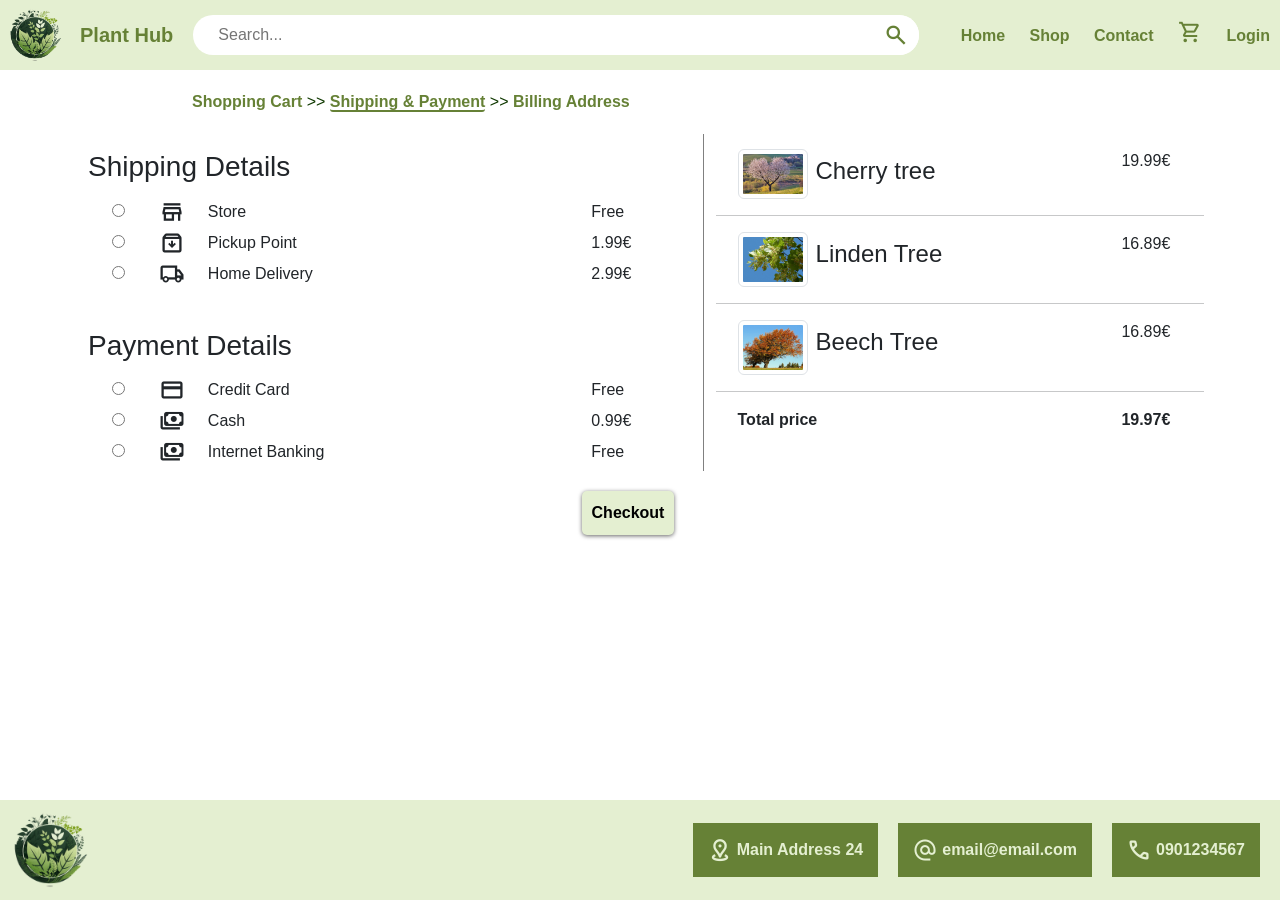
<file: shipping_payment.html>
<!DOCTYPE html>
<html lang="en">
<head>
    <meta charset="UTF-8">
    <title>Title</title>
    <link rel="stylesheet" href="css/shipping_payment.css" type="text/css">
    <link rel="stylesheet" href="css/header.css" type="text/css">
    <link rel="stylesheet" href="css/footer.css" type="text/css">
    <link rel="stylesheet" href="css/button_1.css" type="text/css">
    <link rel="stylesheet" href="css/shipping_cart_table.css" type="text/css">
    <link rel="stylesheet" href="css/cart_navbar.css" type="text/css">
    <link rel="preconnect" href="https://fonts.googleapis.com">
    <link rel="preconnect" href="https://fonts.gstatic.com" crossorigin>
    <link href="https://fonts.googleapis.com/css2?family=Poppins:wght@500&display=swap" rel="stylesheet">
    <link rel="stylesheet"
          href="https://fonts.googleapis.com/css2?family=Material+Symbols+Outlined:opsz,wght,FILL,GRAD@20..48,100..700,0..1,-50..200"/>
    <link rel="stylesheet" href="https://cdn.jsdelivr.net/npm/bootstrap@5.1.3/dist/css/bootstrap.min.css">
    <script src="https://cdn.jsdelivr.net/npm/bootstrap@5.1.3/dist/js/bootstrap.bundle.min.js"></script>
</head>
<body>
<!-- Header-->
<header class="header">
    <section class="site_name_logo">
        <a href="index.html" class="website_name_a">
            <img class="logo" src="assets/logo/wtech_logo_v2-removebg-preview.png" alt="logo">
            <h3 class="website-name">Plant Hub</h3>
        </a>
    </section>
    <section class="search-form">
        <label class="search-form">
            <input type="text" placeholder="Search...">
        </label>
        <button type="submit" onclick="window.location.href='shop.html'"><span
                class="material-symbols-outlined">search</span></button>
    </section>
    <nav class="show_all_nav">
        <ul class="nav_links">
            <li class="home_button"><a href="index.html">Home</a></li>
            <li><a href="shop.html">Shop</a></li>
            <li><a href="contact.html">Contact</a></li>
            <li><a href="shopping_cart.html"><span class="material-symbols-outlined">shopping_cart</span> </a></li>
            <li><a href="login.html">Login</a></li>
        </ul>
        <div class="dropdown dropdown-hover">
            <button type="button" class="btn shadow-none" data-bs-toggle="dropdown">
                <span class="material-symbols-outlined">menu</span>
            </button>
            <ul class="dropdown-menu dropdown-menu-end dropdown_content">
                <li><a href="index.html">Home</a></li>
                <li><a href="shop.html">Shop</a></li>
                <li><a href="contact.html">Contact</a></li>
                <li><a href="shopping_cart.html">Cart</a></li>
                <li><a href="login.html">Login</a></li>
            </ul>
        </div>
    </nav>
</header>
<!-- end Header -->


<section class="content">
    <!-- Cart Navigation -->
    <nav class="cart_navigation">
        <a class="nav_cart" href="shopping_cart.html">Shopping Cart</a>
        >>
        <a class="nav_shipping" href="shipping_payment.html">Shipping & Payment</a>
        >>
        <a class="nav_billing" href="billing_address.html">Billing Address</a>
    </nav>
    <!-- end Cart navigation -->
    <section class="inside_content">
        <section class="outline_block">
            <form class="details_block">
                <h3 class="m-3 ms-4">Shipping Details</h3>
                <div class="row d-flex m-0 ps-5 pe-3">
                    <div class="col-1 p-0">
                        <label for="store"></label><input type="radio" id="store" name="shipping" value="Store">
                    </div>
                    <div class="col-1 p-0">
                        <span class="material-symbols-outlined">store</span>
                    </div>
                    <div class="col-4 p-0">
                        Store
                    </div>
                    <div class="col-4 p-0">
                    </div>
                    <div class="col-2 p-0">
                        Free
                    </div>
                </div>
                <div class="row d-flex m-0 ps-5 pe-3">
                    <div class="col-1 p-0">
                        <label for="pickup"></label><input type="radio" id="pickup" name="shipping" value="Pickup">
                    </div>
                    <div class="col-1 p-0">
                        <span class="material-symbols-outlined">archive</span>
                    </div>
                    <div class="col-4 p-0">
                        Pickup Point
                    </div>
                    <div class="col-4 p-0">
                    </div>
                    <div class="col-2 p-0">
                        1.99€
                    </div>
                </div>
                <div class="row d-flex m-0 ps-5 pe-3">
                    <div class="col-1 p-0">
                        <label for="home"></label><input type="radio" id="home" name="shipping" value="Home">
                    </div>
                    <div class="col-1 p-0">
                        <span class="material-symbols-outlined">local_shipping</span>
                    </div>
                    <div class="col-4 p-0">
                        Home Delivery
                    </div>
                    <div class="col-4 p-0">
                    </div>
                    <div class="col-2 p-0">
                        2.99€
                    </div>
                </div>
            </form>
            <form class="details_block">
                <h3 class="m-3 ms-4">Payment Details</h3>
                <div class="row d-flex m-0 ps-5 pe-3">
                    <div class="col-1 p-0">
                        <label for="card"></label><input type="radio" id="card" name="payment" value="Card">
                    </div>
                    <div class="col-1 p-0">
                        <span class="material-symbols-outlined">credit_card</span>
                    </div>
                    <div class="col-4 p-0">
                        Credit Card
                    </div>
                    <div class="col-4 p-0">
                    </div>
                    <div class="col-2 p-0">
                        Free
                    </div>
                </div>
                <div class="row d-flex m-0 ps-5 pe-3">
                    <div class="col-1 p-0">
                        <label for="cash"></label><input type="radio" id="cash" name="payment" value="Cash">
                    </div>
                    <div class="col-1 p-0">
                        <span class="material-symbols-outlined">payments</span>
                    </div>
                    <div class="col-4 p-0">
                        Cash
                    </div>
                    <div class="col-4 p-0">
                    </div>
                    <div class="col-2 p-0">
                        0.99€
                    </div>
                </div>
                <div class="row d-flex m-0 ps-5 pe-3">
                    <div class="col-1 p-0">
                        <label for="bank"></label><input type="radio" id="bank" name="payment" value="Bank">
                    </div>
                    <div class="col-1 p-0">
                        <span class="material-symbols-outlined">payments</span>
                    </div>
                    <div class="col-4 p-0">
                        Internet Banking
                    </div>
                    <div class="col-4 p-0">
                    </div>
                    <div class="col-2 p-0">
                        Free
                    </div>
                </div>
            </form>
        </section>
        <section class="outline_cart_block">
            <!-- shopping cart content -->
            <div class="container">
                <div class="row d-flex justify-content-around">
                    <div class="col-8 d-inline-block">
                        <div class="row-12 d-flex">
                            <img class="img-thumbnail" src="assets/products/cherry_tree.jpg" alt="logo">
                            <!-- https://pixabay.com/photos/a-tree-nature-heart-cherry-flowers-5255288/ -->
                            <h4 class="col m-2">Cherry tree</h4>
                        </div>
                    </div>

                    <div class="col-2">
                        <div class="row d-flex">
                            <div class="col-4">19.99€</div>
                        </div>
                    </div>
                </div>
                <hr>

                <div class="row d-flex justify-content-around">
                    <div class="col-8 d-inline-block">
                        <div class="row-12 d-flex">
                            <img class="img-thumbnail" src="assets/products/linden_tree.jpg" alt="logo">
                            <!-- https://pixabay.com/photos/linden-tree-building-fruit-stands-210389/ -->
                            <h4 class="col m-2">Linden Tree</h4>
                        </div>
                    </div>

                    <div class="col-2">
                        <div class="row d-flex">
                            <div class="col-4">16.89€</div>
                        </div>
                    </div>
                </div>
                <hr>

                <div class="row d-flex justify-content-around">
                    <div class="col-8 d-inline-block">
                        <div class="row-12 d-flex">
                            <img class="img-thumbnail" src="assets/products/beech_tree.jpg" alt="logo">
                            <!-- https://pixabay.com/photos/tree-beech-fall-deciduous-tree-2812466/ -->
                            <h4 class="col m-2">Beech Tree</h4>
                        </div>
                    </div>

                    <div class="col-2">
                        <div class="row d-flex">
                            <div class="col-4">16.89€</div>
                        </div>
                    </div>
                </div>
                <hr>

                <div class="row d-flex justify-content-around">
                    <div class="col-8 align-items-center">
                        <p class="total_price">Total price</p>
                    </div>

                    <div class="col-2">
                        <div class="total_price">19.97€</div>
                    </div>
                </div>
            </div>
        </section>
    </section>
    <section class="w-50 d-flex justify-content-center text-center pe-4">
        <button type="button" class="btn_custom" onclick="window.location.href='billing_address.html'">
            Checkout
        </button>
    </section>
</section>
<!-- Footer -->
<footer class="footer">
    <section class="site_logo">
        <img class="footer_logo" src="assets/logo/wtech_logo_v2-removebg-preview.png" alt="logo">
    </section>
    <section class="blocks_holder">
        <!-- canvas for the 3 blocks-->
        <address class="block">
            <span class="material-symbols-outlined">distance</span>
            <p class="text">Main Address 24</p>
        </address>

        <address class="block">
            <span class="material-symbols-outlined">alternate_email</span>
            <p class="text">email@email.com</p>
        </address>

        <address class="block">
            <span class="material-symbols-outlined">call</span>
            <p class="text">0901234567</p>
        </address>
    </section>
</footer>
<!-- end Footer -->
</body>
</html>
</file>
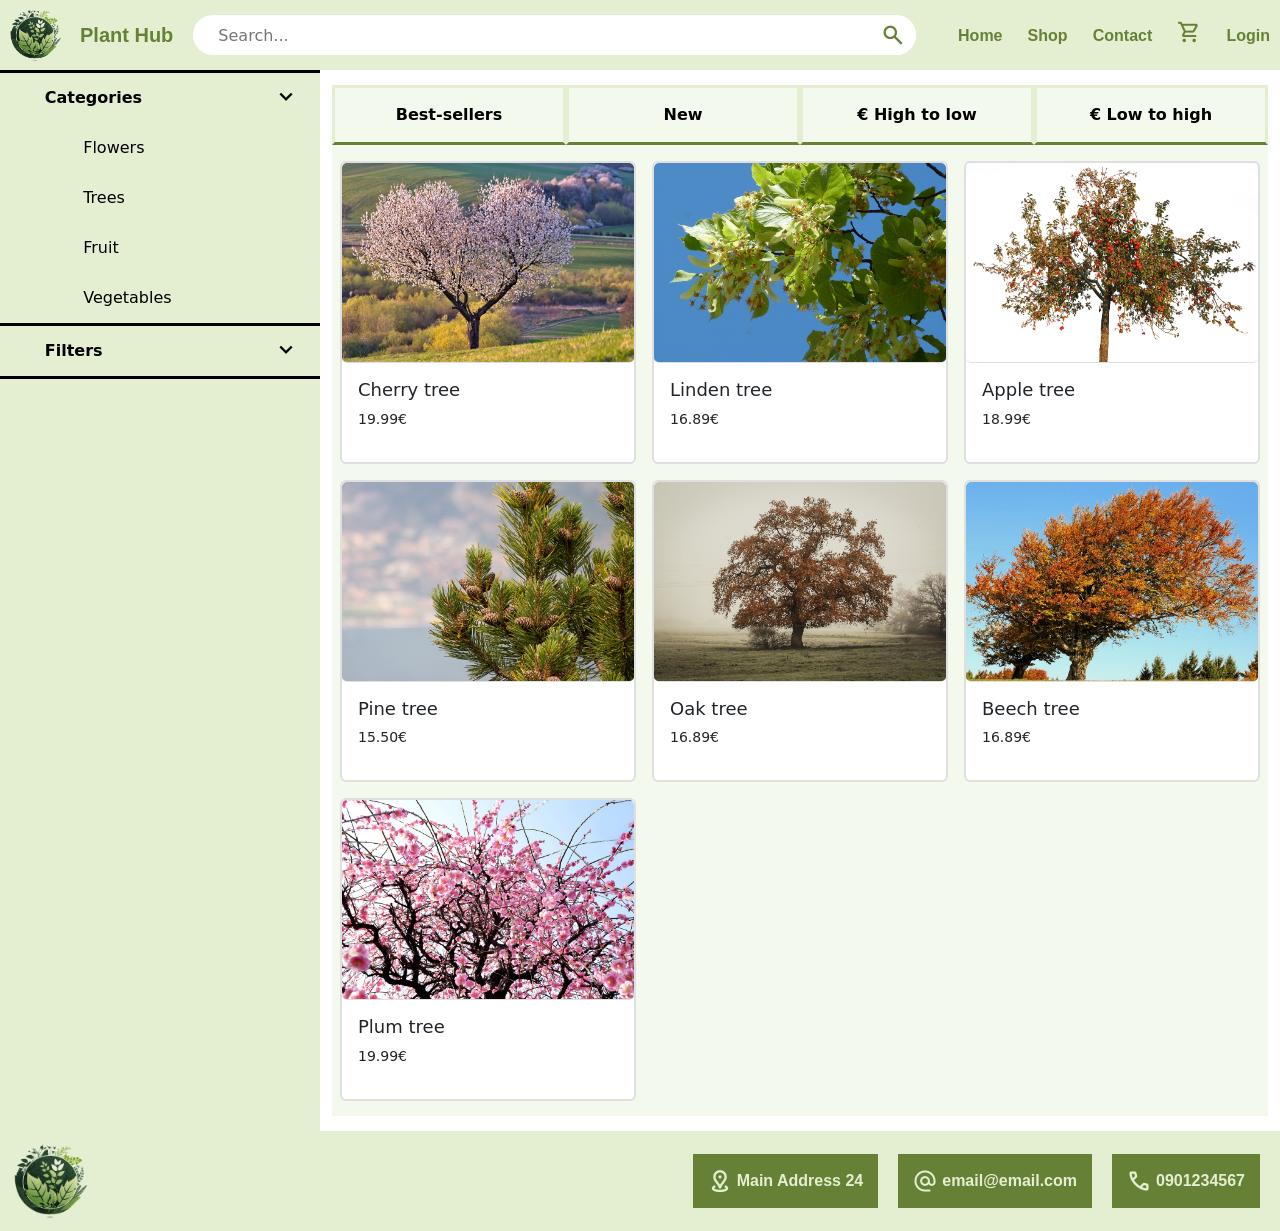
<file: shop.html>
<!DOCTYPE html>
<html lang="en">
<head>
    <meta charset="UTF-8">
    <title>Title</title>

    <link rel="stylesheet" href="https://cdn.jsdelivr.net/npm/bootstrap@5.1.3/dist/css/bootstrap.min.css">
    <script src="https://cdn.jsdelivr.net/npm/bootstrap@5.1.3/dist/js/bootstrap.bundle.min.js"></script>

    <link rel="preconnect" href="https://fonts.googleapis.com">
    <link rel="preconnect" href="https://fonts.gstatic.com" crossorigin>
    <link href="https://fonts.googleapis.com/css2?family=Poppins:wght@500&display=swap" rel="stylesheet">
    <link rel="stylesheet"
          href="https://fonts.googleapis.com/css2?family=Material+Symbols+Outlined:opsz,wght,FILL,GRAD@20..48,100..700,0..1,-50..200"/>
    <link rel="stylesheet" href="css/header.css" type="text/css">
    <link rel="stylesheet" href="css/footer.css" type="text/css">
    <link rel="stylesheet" href="css/side_nav.css" type="text/css">
    <link rel="stylesheet" href="css/shop_content.css" type="text/css">


    <script>
        function display(element) {
            var x = document.getElementById(element);
            if (x.style.display === "none") {
                x.style.display = "block";
            } else {
                x.style.display = "none";
            }
        }

        function clicked_checkbox(checkbox, input_element) {
            var inp = document.getElementById(input_element);
            if (checkbox.checked === false) {
                inp.style.pointerEvents = "none";
            } else {
                inp.style.pointerEvents = "auto";
            }
        }
    </script>

</head>
<body>
<!-- Header-->
<header class="header">
    <section class="site_name_logo">
        <a href="index.html" class="website_name_a">
            <img class="logo" src="assets/logo/wtech_logo_v2-removebg-preview.png" alt="logo">
            <h3 class="website-name">Plant Hub</h3>
        </a>
    </section>
    <section class="search-form">
        <label class="search-form">
            <input type="text" placeholder="Search...">
        </label>
        <button type="submit" onclick="window.location.href='shop.html'"><span
                class="material-symbols-outlined">search</span></button>
    </section>
    <nav class="show_all_nav">
        <ul class="nav_links">
            <li class="home_button"><a href="index.html">Home</a></li>
            <li><a href="shop.html">Shop</a></li>
            <li><a href="contact.html">Contact</a></li>
            <li><a href="shopping_cart.html"><span class="material-symbols-outlined">shopping_cart</span> </a></li>
            <li><a href="login.html">Login</a></li>
        </ul>
        <div class="dropdown dropdown-hover">
            <button type="button" class="btn shadow-none" data-bs-toggle="dropdown">
                <span class="material-symbols-outlined">menu</span>
            </button>
            <ul class="dropdown-menu dropdown-menu-end dropdown_content">
                <li><a href="index.html">Home</a></li>
                <li><a href="shop.html">Shop</a></li>
                <li><a href="contact.html">Contact</a></li>
                <li><a href="shopping_cart.html">Cart</a></li>
                <li><a href="login.html">Login</a></li>
            </ul>
        </div>
    </nav>
</header>
<!-- end Header -->


<!-- SHOP CONTENT -->
<main class="row">
    <div class="side_nav col-md-3">
        <ul class="side_nav_links">
            <li>
                <button class="side_nav_button" onclick="display('sub_side_nav_links')">
                    Categories<span class="material-symbols-outlined">expand_more</span>
                </button>
                <ul id="sub_side_nav_links" class="sub_side_nav_links">
                    <li>
                        <button class="side_nav_button">Flowers</button>
                    </li>
                    <li>
                        <button class="side_nav_button">Trees</button>
                    </li>
                    <li>
                        <button class="side_nav_button">Fruit</button>
                    </li>
                    <li>
                        <button class="side_nav_button">Vegetables</button>
                    </li>
                </ul>
            </li>
            <li>
                <button class="side_nav_button" onclick="display('side_nav_filters')">
                    Filters<span class="material-symbols-outlined">expand_more</span>
                </button>
                <ul id="side_nav_filters" class="side_nav_filters">
                    <li>
                        <label class="filter_label">Price</label>
                        <div class="price_values">
                            <div class="price_value_range">
                                <label>
                                    <input class="checkbox" type="checkbox"
                                           onclick="clicked_checkbox(this, 'price_input_min')">
                                </label>
                                <label class="price_label" for="price_input_min">Min</label>
                                <input id="price_input_min" class="price_input price_input_min" type="number" value="0">
                            </div>
                            <div class="price_value_range">
                                <label>
                                    <input class="checkbox" type="checkbox" checked
                                           onclick="clicked_checkbox(this, 'price_input_max')">
                                </label>
                                <label class="price_label" for="price_input_max">Max</label>
                                <input id="price_input_max" class="price_input" type="number" value="19.99">
                            </div>
                        </div>
                        <button class="set_price_button">Set</button>
                    </li>
                </ul>
            </li>
        </ul>

        <ul class="side_nav_links_SS row">  <!-- small screen = SS -->
            <li class="col">
                <button class="side_nav_button_SS dropdown dropdown-hover" data-bs-toggle="dropdown">
                    Categories<span class="material-symbols-outlined">expand_more</span>
                </button>
                <ul class="side_nav_sub_links_SS dropdown-menu">
                    <li>
                        <button class="side_nav_button_SS dropdown-item">Flowers</button>
                    </li>
                    <li>
                        <button class="side_nav_button_SS dropdown-item">Trees</button>
                    </li>
                    <li>
                        <button class="side_nav_button_SS dropdown-item">Fruit</button>
                    </li>
                    <li>
                        <button class="side_nav_button_SS dropdown-item">Vegetables</button>
                    </li>
                </ul>
            </li>
            <li class="col">
                <button class="side_nav_button_SS dropdown dropdown-hover" data-bs-toggle="dropdown">
                    Filters<span class="material-symbols-outlined">expand_more</span>
                </button>
                <ul class="side_nav_filters_SS side_nav_sub_links_SS dropdown-menu">
                    <li class="dropdown-item">
                        <label class="filter_label">Price</label>
                        <div class="price_values">
                            <div class="price_value_range">
                                <label>
                                    <input class="checkbox" type="checkbox"
                                           onclick="clicked_checkbox(this, 'price_input_min_SS')">
                                </label>
                                <label class="price_label" for="price_input_min_SS">Min</label>
                                <input id="price_input_min_SS" class="price_input price_input_min" type="number" value="0">
                            </div>
                            <div class="price_value_range">
                                <label>
                                    <input class="checkbox" type="checkbox" checked
                                           onclick="clicked_checkbox(this, 'price_input_max_SS')">
                                </label>
                                <label class="price_label" for="price_input_max_SS">Max</label>
                                <input id="price_input_max_SS" class="price_input" type="number" value="19.99">
                            </div>
                        </div>
                        <button class="set_price_button_SS">Set</button>
                    </li>
                </ul>
            </li>
            <li class="col">
                <button class="side_nav_button_SS dropdown dropdown-hover" data-bs-toggle="dropdown">
                    Order by<span class="material-symbols-outlined">expand_more</span>
                </button>
                <ul class="side_nav_sub_links_SS dropdown-menu dropdown-menu-end">
                    <li>
                        <button class="side_nav_button_SS dropdown-item">Best-sellers</button>
                    </li>
                    <li>
                        <button class="side_nav_button_SS dropdown-item">New</button>
                    </li>
                    <li>
                        <button class="side_nav_button_SS dropdown-item">€ High to low</button>
                    </li>
                    <li>
                        <button class="side_nav_button_SS dropdown-item">€ Low to high</button>
                    </li>
                </ul>
            </li>
        </ul>
    </div>


    <div class="shop col-md-9">
        <div class="orderby_buttons">
            <ul class="row">
                <li class="col">
                    <button class="order_by_btn">Best-sellers</button>
                </li>
                <li class="col">
                    <button class="order_by_btn">New</button>
                </li>
                <li class="col">
                    <button class="order_by_btn">€ High to low</button>
                </li>
                <li class="col">
                    <button class="order_by_btn">€ Low to high</button>
                </li>
            </ul>
        </div>
        <div class="products_wrapper items row row-cols-2 row-cols-sm-2 row-cols-md-2 row-cols-lg-3 rows-cols-xl-4 g-3">
            <div class="col">
                <article class="card">
                    <a href="product_detail.html">
                        <img class="card-img" src="assets/products/cherry_tree.jpg" alt="product_image">  <!-- https://pixabay.com/photos/a-tree-nature-heart-cherry-flowers-5255288/ -->
                        <section class="card-body">
                            <h3 class="card-title">Cherry tree</h3>
                            <p class="card-price">19.99€</p>
                        </section>
                    </a>
                </article>
            </div>
            <div class="col">
                <article class="card">
                    <a href="product_detail.html">
                        <img class="card-img" src="assets/products/linden_tree.jpg" alt="product_image">  <!-- https://pixabay.com/photos/linden-tree-building-fruit-stands-210389/ -->
                        <section class="card-body">
                            <h3 class="card-title">Linden tree</h3>
                            <p class="card-price">16.89€</p>
                        </section>
                    </a>
                </article>
            </div>
            <div class="col">
                <article class="card">
                    <a href="product_detail.html">
                        <img class="card-img" src="assets/products/apple_tree.png" alt="product_image">  <!-- https://pixabay.com/photos/apple-tree-apples-leaves-fall-3735679/ -->
                        <section class="card-body">
                            <h3 class="card-title">Apple tree</h3>
                            <p class="card-price">18.99€</p>
                        </section>
                    </a>
                </article>
            </div>
            <div class="col">
                <article class="card">
                    <a href="product_detail.html">
                        <img class="card-img" src="assets/products/pine_tree.jpg" alt="product_image">  <!-- https://pixabay.com/photos/nature-tree-no-one-outside-needle-3233209/ -->
                        <section class="card-body">
                            <h3 class="card-title">Pine tree</h3>
                            <p class="card-price">15.50€</p>
                        </section>
                    </a>
                </article>
            </div>
            <div class="col">
                <article class="card">
                    <a href="product_detail.html">
                        <img class="card-img" src="assets/products/oak_tree.jpg" alt="product_image">  <!-- https://www.pexels.com/photo/in-distant-photo-of-tree-on-landscape-field-3283498/ -->
                        <section class="card-body">
                            <h3 class="card-title">Oak tree</h3>
                            <p class="card-price">16.89€</p>
                        </section>
                    </a>
                </article>
            </div>
            <div class="col">
                <article class="card">
                    <a href="product_detail.html">
                        <img class="card-img" src="assets/products/beech_tree.jpg" alt="product_image">  <!-- https://pixabay.com/photos/tree-beech-fall-deciduous-tree-2812466/ -->
                        <section class="card-body">
                            <h3 class="card-title">Beech tree</h3>
                            <p class="card-price">16.89€</p>
                        </section>
                    </a>
                </article>
            </div>
            <div class="col">
                <article class="card">
                    <a href="product_detail.html">
                        <img class="card-img" src="assets/products/plum_tree.jpg" alt="product_image">  <!-- https://pixabay.com/photos/winter-flowers-plum-blossom-tree-1157079/ -->
                        <section class="card-body">
                            <h3 class="card-title">Plum tree</h3>
                            <p class="card-price">19.99€</p>
                        </section>
                    </a>
                </article>
            </div>
        </div>
    </div>
</main>

<!-- end SHOP CONTENT -->


<!-- FOOTER -->
<footer class="footer">
    <section class="site_logo">
        <img class="footer_logo" src="assets/logo/wtech_logo_v2-removebg-preview.png" alt="logo">
    </section>
    <section class="blocks_holder">
        <!-- canvas for the 3 blocks-->
        <address class="block">
            <span class="material-symbols-outlined">distance</span>
            <p class="text">Main Address 24</p>
        </address>

        <address class="block">
            <span class="material-symbols-outlined">alternate_email</span>
            <p class="text">email@email.com</p>
        </address>

        <address class="block">
            <span class="material-symbols-outlined">call</span>
            <p class="text">0901234567</p>
        </address>
    </section>
</footer>

<!-- /FOOTER -->
</body>
</html>
</file>
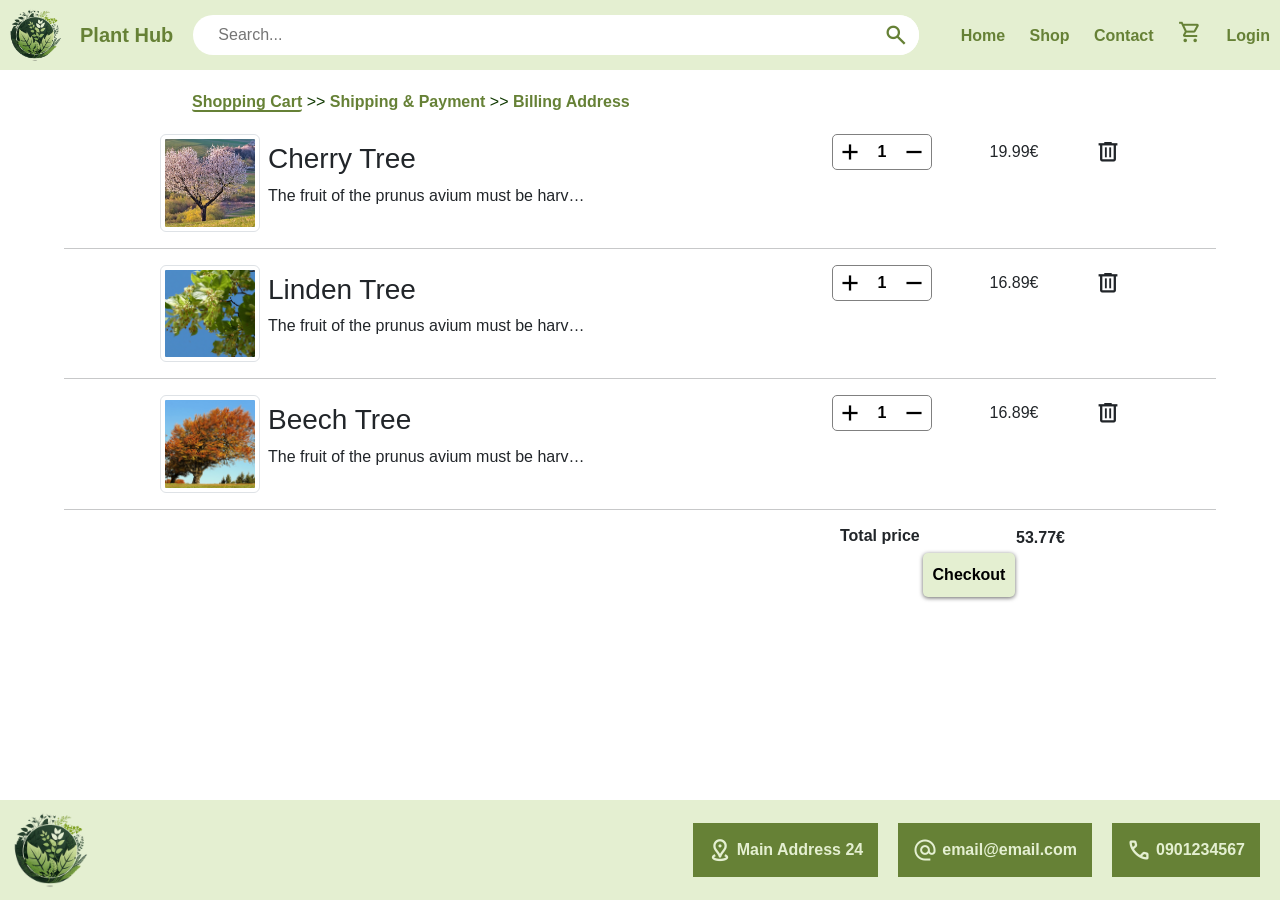
<file: shopping_cart.html>
<!DOCTYPE html>
<html lang="en">
<head>
    <meta charset="UTF-8">
    <title>Title</title>
    <link rel="stylesheet" href="css/shopping_cart.css" type="text/css">
    <link rel="stylesheet" href="css/header.css" type="text/css">
    <link rel="stylesheet" href="css/footer.css" type="text/css">
    <link rel="stylesheet" href="css/button_1.css" type="text/css">
    <link rel="stylesheet" href="css/cart_navbar.css" type="text/css">
    <link rel="preconnect" href="https://fonts.googleapis.com">
    <link rel="preconnect" href="https://fonts.gstatic.com" crossorigin>
    <link href="https://fonts.googleapis.com/css2?family=Poppins:wght@500&display=swap" rel="stylesheet">
    <link rel="stylesheet"
          href="https://fonts.googleapis.com/css2?family=Material+Symbols+Outlined:opsz,wght,FILL,GRAD@20..48,100..700,0..1,-50..200"/>
    <link rel="stylesheet" href="https://cdn.jsdelivr.net/npm/bootstrap@5.1.3/dist/css/bootstrap.min.css">
    <script src="https://cdn.jsdelivr.net/npm/bootstrap@5.1.3/dist/js/bootstrap.bundle.min.js"></script>

    <script>
        function increase(element) {
            var num = parseInt(document.getElementById(element).value);
            document.getElementById(element).value = num + 1;
        }

        function decrease(element) {
            var num = parseInt(document.getElementById(element).value);
            if (num > 1) {
                num = num - 1;
            }
            document.getElementById(element).value = num;
        }
    </script>
</head>
<body>
<!-- Header-->
<header class="header">
    <section class="site_name_logo">
        <a href="index.html" class="website_name_a">
            <img class="logo" src="assets/logo/wtech_logo_v2-removebg-preview.png" alt="logo">
            <h3 class="website-name">Plant Hub</h3>
        </a>
    </section>
    <section class="search-form">
        <label class="search-form">
            <input type="text" placeholder="Search...">
        </label>
        <button type="submit" onclick="window.location.href='shop.html'"><span
                class="material-symbols-outlined">search</span></button>
    </section>
    <nav class="show_all_nav">
        <ul class="nav_links">
            <li class="home_button"><a href="index.html">Home</a></li>
            <li><a href="shop.html">Shop</a></li>
            <li><a href="contact.html">Contact</a></li>
            <li><a href="shopping_cart.html"><span class="material-symbols-outlined">shopping_cart</span> </a></li>
            <li><a href="login.html">Login</a></li>
        </ul>
        <div class="dropdown dropdown-hover">
            <button type="button" class="btn shadow-none" data-bs-toggle="dropdown">
                <span class="material-symbols-outlined">menu</span>
            </button>
            <ul class="dropdown-menu dropdown-menu-end dropdown_content">
                <li><a href="index.html">Home</a></li>
                <li><a href="shop.html">Shop</a></li>
                <li><a href="contact.html">Contact</a></li>
                <li><a href="shopping_cart.html">Cart</a></li>
                <li><a href="login.html">Login</a></li>
            </ul>
        </div>
    </nav>
</header>
<!-- end Header -->


<section class="content">
    <!-- Cart Navbar-->
    <nav class="cart_navigation">
        <a class="nav_cart" href="shopping_cart.html">Shopping Cart</a>
        >>
        <a class="nav_shipping" href="shipping_payment.html">Shipping & Payment</a>
        >>
        <a class="nav_billing" href="billing_address.html">Billing Address</a>
    </nav>
    <!-- Cart Navbar-->
    <section class="inside_content">
        <div class="container-fluid w-100 p-0 m-0">
            <div class="row justify-content-around m-0">
                <div class="col-9 col-lg-5 col-md-6 col-sm-7 d-inline-block m-0 p-0">
                    <div class="flex-row d-flex">
                        <img class="img-thumbnail" src="assets/products/cherry_tree.jpg" alt="Cherry tree">  <!-- https://pixabay.com/photos/a-tree-nature-heart-cherry-flowers-5255288/ -->
                        <div class="col m-2">
                            <h3>Cherry Tree</h3>
                            <p>The fruit of the prunus avium must be harvested at the time of ripeness. The tasty juicy
                                fruit contains a lot of sugar, minerals and vitamins.</p>
                        </div>
                    </div>
                </div>

                <div class="col-3 col-lg-3 col-md-3 col-sm-5 align-items-center gap-4 justify-content-end m-0 p-0">
                    <div class="d-flex justify-content-between flex-row align-items-center m-0 p-0">
                        <!--<div class="align-items-center d-flex">-->
                        <div class="counter m-0 p-0">
                            <button class="button_counter" onclick="increase('num_counter1')"><span
                                    class="material-symbols-outlined">add</span></button>
                            <label>
                                <input class="num_counter" id="num_counter1" type="number" value="1">
                            </label>
                            <button class="button_counter align-items-center" onclick="decrease('num_counter1')"><span
                                    class="material-symbols-outlined">remove</span></button>
                        </div>
                        <!--</div>-->
                        <div class="price-div align-items-center d-flex  m-0 p-0">19.99€</div>
                        <div class="delete-div align-items-center d-flex  m-0 p-0">
                            <span class="material-symbols-outlined">delete</span>
                        </div>
                    </div>
                </div>
            </div>
            <hr>
            <div class="row justify-content-around m-0">
                <div class="col-9 col-lg-5 col-md-6 col-sm-7 d-inline-block m-0 p-0">
                    <div class="flex-row d-flex">
                        <img class="img-thumbnail" src="assets/products/linden_tree.jpg" alt="Cherry tree">  <!-- https://pixabay.com/photos/linden-tree-building-fruit-stands-210389/ -->
                        <div class="col m-2">
                            <h3>Linden Tree</h3>
                            <p>The fruit of the prunus avium must be harvested at the time of ripeness. The tasty juicy
                                fruit contains a lot of sugar, minerals and vitamins.</p>
                        </div>
                    </div>
                </div>

                <div class="col-3 col-lg-3 col-md-3 col-sm-5 align-items-center gap-4 justify-content-end m-0 p-0">
                    <div class="d-flex justify-content-between flex-row align-items-center m-0 p-0">
                        <!--<div class="align-items-center d-flex">-->
                        <div class="counter m-0 p-0">
                            <button class="button_counter" onclick="increase('num_counter2')"><span
                                    class="material-symbols-outlined">add</span></button>
                            <label>
                                <input class="num_counter" id="num_counter2" type="number" value="1">
                            </label>
                            <button class="button_counter align-items-center" onclick="decrease('num_counter2')"><span
                                    class="material-symbols-outlined">remove</span></button>
                        </div>
                        <!--</div>-->
                        <div class="price-div align-items-center d-flex  m-0 p-0">16.89€</div>
                        <div class="delete-div align-items-center d-flex  m-0 p-0">
                            <span class="material-symbols-outlined">delete</span>
                        </div>
                    </div>
                </div>
            </div>
            <hr>
            <div class="row justify-content-around m-0">
                <div class="col-9 col-lg-5 col-md-6 col-sm-7 d-inline-block m-0 p-0">
                    <div class="flex-row d-flex">
                        <img class="img-thumbnail" src="assets/products/beech_tree.jpg" alt="Cherry tree">  <!-- https://pixabay.com/photos/tree-beech-fall-deciduous-tree-2812466/ -->
                        <div class="col m-2">
                            <h3>Beech Tree</h3>
                            <p>The fruit of the prunus avium must be harvested at the time of ripeness. The tasty juicy
                                fruit contains a lot of sugar, minerals and vitamins.</p>
                        </div>
                    </div>
                </div>

                <div class="col-3 col-lg-3 col-md-3 col-sm-5 align-items-center gap-4 justify-content-end m-0 p-0">
                    <div class="d-flex justify-content-between flex-row align-items-center m-0 p-0">
                        <!--<div class="align-items-center d-flex">-->
                        <div class="counter m-0 p-0">
                            <button class="button_counter" onclick="increase('num_counter3')"><span
                                    class="material-symbols-outlined">add</span></button>
                            <label>
                                <input class="num_counter" id="num_counter3" type="number" value="1">
                            </label>
                            <button class="button_counter align-items-center" onclick="decrease('num_counter3')"><span
                                    class="material-symbols-outlined">remove</span></button>
                        </div>
                        <!--</div>-->
                        <div class="price-div align-items-center d-flex  m-0 p-0">16.89€</div>
                        <div class="delete-div align-items-center d-flex  m-0 p-0">
                            <span class="material-symbols-outlined">delete</span>
                        </div>
                    </div>
                </div>
            </div>
            <hr>
            <div class="row d-flex justify-content-around m-0">
                <div class="col-6"></div>
                <div class="row d-flex flex-column align-content-end">
                    <div class="col-4">
                        <div class="row-12 d-flex">
                            <div class="col-6">
                                <h6 class="total_price">Total price</h6>
                            </div>
                            <div class="col-6">
                                <div class="total_price">53.77€</div>
                            </div>
                        </div>
                    </div>
                    <div class="col-3 d-flex justify-content-center text-center m-0">
                        <button type="button" class="btn_custom" onclick="window.location.href='shipping_payment.html'">
                            Checkout
                        </button>
                    </div>
                </div>
            </div>
        </div>
    </section>
</section>
<!-- Footer-->
<footer class="footer">
    <section class="site_logo">
        <img class="footer_logo" src="assets/logo/wtech_logo_v2-removebg-preview.png" alt="logo">
    </section>
    <section class="blocks_holder">
        <!-- canvas for the 3 blocks-->
        <address class="block">
            <span class="material-symbols-outlined">distance</span>
            <p class="text">Main Address 24</p>
        </address>

        <address class="block">
            <span class="material-symbols-outlined">alternate_email</span>
            <p class="text">email@email.com</p>
        </address>

        <address class="block">
            <span class="material-symbols-outlined">call</span>
            <p class="text">0901234567</p>
        </address>
    </section>
</footer>

<!-- end Footer-->
</body>
</html>
</file>
<file: css/index.css>
@import url('https://fonts.googleapis.com/css2?family=Poppins:wght@500&display=swap');
@import url('constants.css');


* {
    margin: 0;
    padding: 0;
}

body{
    min-height: 100vh;
    display: flex;
    flex-direction: column;
}

.material-symbols-outlined {
    font-variation-settings:
            'FILL' 0,
            'wght' 700,
            'GRAD' 200,
            'opsz' 48
;
}

.welcome_banner{
    height: 200px;
    display: flex;
    flex-direction: row;
    gap: 10%;
    background-image: url("../assets/banner_image.jpg"); /*https://wallpaperaccess.com/white-plant*/
    background-size: cover;
    background-position: center;
    position: relative;
    align-items: center;
}

.welcome_image{
    width: 60%;
    object-fit: contain;
}

.welcome_text{
    display: flex;
    height: fit-content;
    align-items: center;
    justify-content: center;
    font-size: 3vw;
    margin-left: 20%;
    padding: 0.5em 1em;
    background-color: rgba(255, 255, 255, 0.8);
}

.best_sellers_text{
    display: flex;
    flex-direction: column;
    align-items: center;
    vertical-align: middle;
    font-size: 32px;
    padding: 20px 0 20px 0;
}

/**
PRODCUT BOX CSS START
 */

.card-wrapper{
    display: flex;
}

.card{
    display: flex;
    flex-direction: column;
    padding: 0;
    margin: 0 auto;
}

.card:hover{
    cursor: pointer;
}

.card-img, .card-wrapper .card-img{
    width: 200px;
    height: 200px;
    object-fit: cover;
    margin: 0 auto;
    border-bottom: 1px solid var(--platinum);
}

.card-body{
    margin: 0;
    padding: 0;
    display: flex;
    flex-direction: column;
    align-items: start;
    justify-content: start;
    vertical-align: middle;
}

.card-title{
    font-size: 18px;
    overflow: hidden;
    white-space: nowrap;
    text-overflow: ellipsis;
    width: 10rem;
}

.card-price{
    font-size: 14px;
}


/**
PRODCUT BOX CSS END
 */

.products_wrapper .card{
    margin: 0;
    min-width: 200px;
}

.card-wrapper .card, .products_wrapper .card{
    border: 2px solid var(--platinum);
}


.recommended_items_text{
    display: flex;
    flex-direction: column;
    align-items: center;
    vertical-align: middle;
    font-size: 32px;
    padding: 20px 0 20px 0;
}

.container{
    margin-bottom: 50px;
}

.card-wrapper a, .products_wrapper a{
    font: inherit;
    color: inherit;
    text-decoration: none;
}

.card-wrapper a:hover, .products_wrapper a:hover{
    color: var(--avocado);
}

.card:hover{
    border: 2px solid var(--avocado);
    color: var(--avocado);

}

@media only screen and (min-width: 1300px){
    .best_sellers_box{
        padding-left: 15%;
        padding-right: 15%;
    }

    .card-wrapper{
        padding-left: 15%;
        padding-right: 15%;
    }
}

@media only screen and (max-width: 1299px) {
    .carousel-inner .card:is(:last-child){
        display: none;
    }

    .welcome_text{
        font-size: 40px;
    }
}

@media only screen and (max-width: 815px){
    .best_sellers_products .row{
        justify-content: center;
    }

    .welcome_text{
        font-size: 30px;
        margin: 0 5%;
    }

    .card-title{
        max-width: 100px;
    }

    .carousel-inner .card:is(:nth-last-child(2)){
        display: none;
    }

    .welcome_image{
        width: 100%;
    }
}
</file>
<file: css/header.css>
@import url('https://fonts.googleapis.com/css2?family=Poppins:wght@500&display=swap');
@import url('constants.css');


* {
    margin: 0;
    padding: 0;
}

.material-symbols-outlined {
    font-variation-settings:
            'FILL' 0,
            'wght' 700,
            'GRAD' 200,
            'opsz' 48
    ;
}

.header li, .header a, .header h3 {
    font-family: "Montserrat", sans-serif;
    font-weight: 550;
    font-size: 16px;
    color: var(--avocado);
    text-decoration: none;
    vertical-align: middle;
}

.header h3{
    font-size: 20px;
}

.website_name_a{
    display: flex;
    flex-direction: row;
    vertical-align: middle;
    align-items: center;
}

header {
    width: 100%;
    display: flex;
    justify-content: space-between;
    align-items: center;
    background-color: var(--nyanza);
}

.site_name_logo {
    display: flex;
    justify-content: space-between;
    align-items: center;
}

.logo {
    cursor: pointer;
    width: 70px;
}

.website-name {
    cursor: pointer;
    padding-left: 10px;
    margin-bottom: 0;
    padding-bottom: 0;
}

.show_all_nav{
    flex-grow: 0;
}

.nav_links {
    list-style: none;
    margin-bottom: 0;
}

.nav_links li{
    display: inline-block;
    padding-left: 10px;
    padding-right: 10px;
}

.nav_links li a, .site_name_logo h3 {
    transition: all 0.3s ease 0s;
}

.nav_links li a:hover , .site_name_logo h3:hover {
    color: var(--pakistan-green);
}

.dropdown_menu {
    display: none;
    padding: 20px;
    width: 100px;
    text-align: right;
}

.dropdown_content {
    display: none;
    background-color: #f9f9f9;
    box-shadow: 0px 8px 16px 0px rgba(0,0,0,0.2);
    z-index: 1;
    list-style: none;
    padding: 10px;
}


.dropdown_content li{
    list-style: none;
    float: none;
    color: black;
    padding: 10px;
    text-decoration: none;
    display: block;
    text-align: left;
    font-size: 20px;
    transition: all 0.3s ease 0s;
}

.dropdown_content li a:hover{
    color: var(--pakistan-green);
}

.search-form {
    display: flex;
    flex-grow: 1;
    margin-left: 20px;
    border: none;
    border-radius: 20px;
    background-color: white;
    align-items: center;
}

.search-form input[type="text"] {
    width: 100%;
    height: 30px;
    padding: 5px;
    font-size: 16px;
    min-width: 50px;
    border: none;
    border-radius: 20px;
    outline: none;
}

.search-form button {
    width: 40px;
    height: 40px;
    margin-left: 5px;
    padding: 5px;
    cursor: pointer;
    border: none;
    background-color: white;
    border-radius: 20px;
    color: var(--avocado);
    align-items: center;
    display: flex;
}

.search-form button:hover {
    color: var(--pakistan-green);
}

.dropdown{
    display: none;
}



@media only screen and (min-width: 1300px){

    .site_name_logo{
        padding-left: 15%;
    }

    .show_all_nav{
        padding-right: 15%;
    }
}

@media only screen and (max-width: 910px), only screen and (max-device-width: 910px){
    .nav_links .home_button {
        display: none;
    }
}

@media only screen and (max-width: 815px), only screen and (max-device-width: 815px) {
    .nav_links {
        display: none;
    }

    .dropdown{
        display: block;
    }
}
</file>
<file: css/footer.css>
@import url('https://fonts.googleapis.com/css2?family=Poppins:wght@500&display=swap');
@import url('constants.css');


* {
    margin: 0;
    padding: 0;
}


.material-symbols-outlined {
    font-variation-settings:
            'FILL' 0,
            'wght' 700,
            'GRAD' 200,
            'opsz' 48
;
}

footer{
    margin-top: auto;
}

.footer {
    width: 100%;
    float: left;
    display: flex;
    justify-content: space-between;
    align-items: center;
    background-color: var(--nyanza);
}

.site_logo {
    display: flex;
    justify-content: space-between;
    align-items: center;
}

.footer_logo {
     width: 100px;
}

.blocks_holder {
    display: flex;
    gap: 20px;
    padding: 20px;
}

.block {
    background-color: var(--avocado);
    color: var(--nyanza);
    padding: 15px;
    display: flex;
    flex-direction: row;
    gap: 5px;
    vertical-align: middle;
    align-items: center;
    transition: all 0.3s ease 0s;
    margin: 0;
}

.block:hover {
    color: var(--pakistan-green);
}

.text {
    font-family: "Montserrat", sans-serif;
    font-weight: 550;
    margin: 0;
}


@media only screen and (max-width: 700px), (max-device-width: 700px) {
    .blocks_holder {
        display: flex;
        flex-direction: column;
    }
    .footer_logo{
        width: 200px;
    }
}

@media only screen and (min-width: 1300px){
    footer {
        width: 70%;
    }

    .blocks_holder{
        padding: 20px 15% 20px 20px;
    }

    .site_logo{
        padding-left: 15%;
    }
}
</file>
<file: css/Components_css/product_box.css>
@import url('https://fonts.googleapis.com/css2?family=Poppins:wght@500&display=swap');
@import url('../constants.css');


* {
    margin: 0;
    padding: 0;
    font-family: "Montserrat", sans-serif;
}

body{
    min-height: 100vh;
    display: flex;
    flex-direction: column;
}

.material-symbols-outlined {
    font-variation-settings:
            'FILL' 0,
            'wght' 700,
            'GRAD' 200,
            'opsz' 48
;
}

.inner_content{
    display: flex;
    flex-direction: column;
    max-width: 130px;
    max-height: 210px;
    border: solid 2px var(--seal-brown);
    gap: 15px;
    padding: 10px;
}

.inner_content:hover{
    cursor: pointer;
}

.product_photo{
    border: solid 1px;
    object-fit: cover;
}

.product_text{
    display: flex;
    flex-direction: column;
    align-items: start;
    justify-content: start;
    vertical-align: middle;
}

.product_name{
    font-size: 18px;
}

.product_price{
    font-size: 14px;
}
</file>
<file: css/billing_address.css>
@import url('https://fonts.googleapis.com/css2?family=Poppins:wght@500&display=swap');
@import url('constants.css');


* {
    margin: 0;
    padding: 0;
    font-family: "Montserrat", sans-serif;
}

body{
    min-height: 100vh;
    display: flex;
    flex-direction: column;
    height: 100%;
}

html{
    height:100%;
}

.material-symbols-outlined {
    font-variation-settings:
            'FILL' 0,
            'wght' 700,
            'GRAD' 200,
            'opsz' 48
;
}

.content{
    padding-top: 20px;
    display: flex;
    flex-direction: column;
    gap: 20px;
    align-items: center;
    width: 100%;
}

.inside_content{
    display: flex;
    flex-direction: row;
    /*gap: 30px;*/
    width: fit-content;
    min-width:  70%;
    align-items: center;
}

.outline_block{
    display: flex;
    flex-direction: column;
    gap: 20px;
    width: 100%;
    /*border: solid grey 1px;
    border-radius: 20px;*/
    border-right: solid grey 1px;
}

.outline_cart_block{
    display: flex;
    flex-direction: column;
    width: 80%;
    /*border: solid grey 1px;
    border-radius: 20px;*/
    height: 100%;
    padding-top: 15px;
}

.details_block{
    justify-content: center;
    display: flex;
    flex-direction: column;
    align-items: center;
}

.billing_section{
    padding: 10px;
    width: 70%;
    gap: 10px
}

.billing_section input{
    width: 100%;
}

.input_label{
    display: flex;
    flex-direction: row;
    width: 100%;
    padding-top: 5px;
    gap: 5px;
    align-items: center;
}

.input_label input{
    border-radius: 20px;
    border: solid grey 1px;
    padding: 5px 10px 5px 10px;
    -webkit-appearance: none;
    margin: 0;
}

.img-thumbnail {
    width: 70px;
    height: 70px;
    object-fit: cover;
    margin: 0 auto;
}

div h4{
    overflow: hidden;
    white-space: nowrap;
    text-overflow: ellipsis;
    width: 20rem;
}

.total_price {
    font-weight: bold;
}

.nav_billing{
    border-bottom: 2px solid var(--avocado) ;
    border-radius: 3px;
}

.nav_billing:hover{
    border-bottom: 2px solid var(--pakistan-green) ;
    border-radius: 3px;
}

@media only screen and (max-width: 815px), (max-device-width: 815px){
    .inside_content{
        flex-direction: column-reverse;
        gap: 30px;
    }

    .details_table, .outline_block{
        width: 80%;
    }

    .outline_block{
        border: solid grey 1px;
        border-radius: 20px;
    }

    .outline_cart_block{
        border: solid grey 1px;
        border-radius: 20px;
    }

}

@media only screen and (max-width: 1300px), (max-device-width: 1300px) {
    .inside_content{
        min-width: 90%;
    }
}
</file>
<file: css/button_1.css>
/*style from: https://codepen.io/sebj54/pen/ogvzdr*/
@import url('constants.css');


.btn_custom {
    position: relative;

    display: block;
    padding: 10px;

    overflow: hidden;

    border-width: 0;
    outline: none;
    border-radius: 5px;
    box-shadow: 0 1px 4px rgba(0, 0, 0, .6);
    font-weight: bold;
    background-color: var(--nyanza) !important;
    color: black;

    transition: background-color .3s;
}

.btn_custom:hover, .btn_custom:focus {
    background-color: var(--avocado) !important;
    box-shadow: none !important;
}

.btn_custom > * {
    position: relative;
}

.btn_custom span {
    display: block;
    padding: 12px 24px;
}

.btn_custom:before {
    content: "";

    position: absolute;
    top: 50%;
    left: 50%;

    display: block;
    width: 0;
    padding-top: 0;

    border-radius: 100%;

    background-color: rgba(236, 240, 241, .3);

    -webkit-transform: translate(-50%, -50%);
    -moz-transform: translate(-50%, -50%);
    -ms-transform: translate(-50%, -50%);
    -o-transform: translate(-50%, -50%);
    transform: translate(-50%, -50%);
}

.btn_custom:active:before {
    width: 120%;
    padding-top: 120%;

    transition: width .2s ease-out, padding-top .2s ease-out;
}

/* Styles, not important */
*, *:before, *:after {
    box-sizing: border-box;
}
</file>
<file: css/shipping_cart_table.css>
.shipping_cart_table{
    border-collapse: collapse;
}

.shipping_cart_table tr {
    border: solid;
    border-width: 1px 0;
    border-color: grey;
}

.shipping_cart_table td:nth-child(n+2){
    text-align: left;
    vertical-align: top;
    padding-top: 10px;
}

.shipping_cart_table td:last-child{
    text-align: right;
    padding: 10px
}

.shipping_cart_table td:nth-child(1){
    width: 1%;
}

.product_photo{
    width: fit-content;
    max-width: 80px;
}

.price_content{
    width: 100%;

}
</file>
<file: css/cart_navbar.css>
@import url('constants.css');

.cart_navigation{
    margin-left: 15%;
    align-self: start;
    color: var(--pakistan-green);
}

.cart_navigation a{
    font-weight: bold;
    text-decoration: none;
    color: var(--avocado)
}

.cart_navigation a:hover{
    color: var(--pakistan-green)
}
</file>
<file: css/contact.css>
@import url('https://fonts.googleapis.com/css2?family=Poppins:wght@500&display=swap');
@import url('constants.css');

* {
    margin: 0;
    padding: 0;
    font-family: "Montserrat", sans-serif;
}

body{
    min-height: 100vh;
    display: flex;
    flex-direction: column;
}

.material-symbols-outlined {
    font-variation-settings:
            'FILL' 0,
            'wght' 700,
            'GRAD' 200,
            'opsz' 48
;
}

.outer_contact{
    padding: 20px;
}

.inner_contact {
    display: flex;
    flex-wrap: wrap;
    gap: 20px;
}

.content {
    flex: 1;
    padding: 3px;
    text-align: center;
    display: flex;
    justify-content: center;
    align-items: center;
    min-height: 500px;
    width: 100%;
    background-color: var(--platinum);
    border-radius: 5px;
}

.picture_map{
    width: 100%;
    height: 100%;
}

.contact_information{
    display: flex;
    vertical-align: middle;
    justify-content: center;
    align-items: center;
    flex-direction: column;
    background-color: white;
    width: 100%;
    height: 100%;
}

.inner_contact_information{
    display: flex;
    flex-direction: column;
    justify-content: center;
    align-items: center;
    gap: 50px;
}

.contact_information_block{
    display: flex;
    align-items: center;
    box-sizing: border-box;
    width: 100%;
    text-align: left;
    gap: 20px;
    font-size: 20px;
}

.paragraph_title{
    font-weight: bold;
}

.opening_hours{
    display: flex;
    flex-direction: column;
    justify-content: center;
    align-items: center;
    width: 100%;
    gap: 20px;
}

.ul_days, .ul_hours{
    list-style: none;
    align-items: center;
    box-sizing: border-box;
    width: 100%;
    text-align: center;
    gap: 25px;
    font-size: 20px;
    line-height: 2;
}

.ul_days{
    font-weight: bold;
}

.ul_section_opening_hours{
    display: flex;
    flex-direction: row;
    width: 100%;
}

.picture_map{
    min-height: 500px;
}

@media only screen and (min-width: 1300px), (min-device-width: 1300px){
    .inner_contact{
        padding-left: 15%;
        padding-right: 15%;
    }
}

@media only screen and (max-device-width: 900px), (max-width: 900px) {
    .inner_contact{
        flex-direction: column;
        padding-left: 15%;
        padding-right: 15%;
    }

    .content{
        min-height: unset;
    }

    .contact_information{
        padding: 20px;
    }
}
</file>
<file: css/login.css>
@import "constants.css";

* {
    margin: 0;
    padding: 0;
    font-family: "Montserrat", sans-serif;
}

body {
    min-height: 100vh;
    display: flex;
    flex-direction: column;
    height: 100%;
}

html {
    height: 100%;
}

.material-symbols-outlined {
    font-variation-settings: "FILL" 0, "wght" 700, "GRAD" 200, "opsz" 48;
}

hr {
    border: 3px solid red;
    height: 2px;
}

label {
    font-weight: bold;
}

.outline_block {
    display: flex;
    flex-direction: column;
    padding: 30px 50px;
    margin-bottom: 20px;
}

.outline_block:is(:first-child){
    border-right: solid grey 3px;
}

.details_block {
    justify-content: start;
    display: flex;
    flex-direction: column;
    align-items: start;
}

.input_label {
    display: flex;
    flex-direction: row;
    width: 100%;
    padding-top: 5px;
    gap: 5px;
}

input {
    box-sizing: border-box;
    width: 100%;
    max-width: 100%;
}

.input_label input {
    border-radius: 20px;
    border: solid grey 1px;
    padding: 5px 10px 5px 10px;
    -webkit-appearance: none;
    margin: 0;
}

.register_section, .login_section{
    display: flex;
    flex-direction: column;
    justify-content: start;
    align-items: start;
    width: 100%;

}

.checkbox_section {
    display: flex;
    align-items: center;
    justify-content: start;
    gap: 20px;
    padding-left: 10px;
}

.checkbox_section label {
    font-size: 14px;
}

@media only screen and (max-width: 1300px), (max-device-width: 1300px) {
    .row {
        padding: 0 15%;
    }
}

@media only screen and (max-width: 991px) {
    .outline_block:is(:first-child){
        border-right: solid grey 2px;
    }

    .outline_block{
        border: solid grey 2px;
        border-radius: 20px;
    }
}
</file>
<file: css/order_confirm.css>
@import url('https://fonts.googleapis.com/css2?family=Poppins:wght@500&display=swap');
@import url('constants.css');


* {
    margin: 0;
    padding: 0;
    font-family: "Montserrat", sans-serif;
}

body{
    min-height: 100vh;
    display: flex;
    flex-direction: column;
    height: 100%;
}

html{
    height:100%;
}

.material-symbols-outlined {
    font-variation-settings:
            'FILL' 0,
            'wght' 700,
            'GRAD' 200,
            'opsz' 48
;
}

.content{
    padding-top: 20px;
    display: flex;
    flex-direction: column;
    gap: 20px;
    align-items: center;
    width: 100%;
}

.inside_content{
    display: flex;
    flex-direction: column;
    gap: 30px;
    width: fit-content;
    min-width:  70%;
    align-items: center;
    min-height: 400px;
}

.inside_content span {
    font-size: 120px;
    color: var(--avocado);
}

.inside_content h1 {
    font-size: 50px;
}

.href_content a{
    color: var(--avocado);
    text-decoration: underline;
}

.href_content a:hover{
    color: var(--pakistan-green);
    text-decoration: underline;
}

@media only screen and (max-width: 815px), (max-device-width: 815px){
    .inside_content h1 {
        font-size: 30px;
    }

    .inside_content{
        min-height: 300px;
    }
}
</file>
<file: css/side_nav.css>
@import url('constants.css');


/* big_side_nav */
.side_nav {
    padding: 0;
    background-color: var(--nyanza);
    border-top: 3px solid black;
}

.side_nav ul {
    padding-left: 0;
    list-style: none;
    line-height: 50px;
    margin: inherit;
}

.side_nav_button {
    border: none;
    width: 100%;
    background-color: var(--nyanza);
    text-align: left;
    font-weight: 700;
    padding-left: 14%;
}

.side_nav_button:hover {
    background-color: var(--honeydew);
}

.side_nav_links li {
    border-bottom: 3px solid black;
}

.side_nav_links span {
    transform: translateY(50%);
    float: right;
    padding-right: 8%;
}

.sub_side_nav_links button {
    padding-left: 26%;
    font-weight: 400;
}

.sub_side_nav_links button:focus {
    background-color: var(--honeydew);
}

.sub_side_nav_links li {
    border: none;
}

/* filters */
.side_nav_filters {
    display: none;
}

.side_nav_filters li {
    padding-left: 26%;
    margin-bottom: 15px;
    border-bottom: none;
}

.price_values {
    margin: 0;
}

.price_value_range {
    line-height: normal;
    margin-bottom: 3px;
}

.price_label {
    font-size: 0.9rem;
    width: 25px;
}

.price_input {
    width: 50%;
    border-radius: 5px;
    border: 2px solid var(--platinum);
    background-color: var(--honeydew);
}

.price_input_min {
    pointer-events: none;
}

.set_price_button {
    width: 75%;
    height: 50px;
    border-radius: 5px;
    border: 2px solid var(--platinum);
    background-color: var(--honeydew);
    text-align: center;
}

.set_price_button:hover {
    border: 2px solid var(--avocado);
}




/* small nav */
.side_nav_links_SS {
    display: none;
    justify-content: space-around;
    border-bottom: 3px solid black;
}

.side_nav_button_SS {
    border: none;
    background-color: var(--nyanza);
    text-align: center;
    font-weight: 700;
    flex-grow: 1;
    width: 100%;
}

.side_nav_button_SS:hover {
    color: var(--avocado);
}

.side_nav_links_SS span {
    transform: translateY(25%);
}

.side_nav_sub_links_SS {
    padding: 0;
    border: 2px solid black;
}

.side_nav_sub_links_SS button {
    background-color: var(--honeydew);
    font-weight: 400;
}

.side_nav_sub_links_SS button:hover {
    background-color: var(--honeydew);
    color: var(--avocado);
    font-weight: 700;
}

.side_nav_filters_SS li {
    background-color: var(--honeydew);
}

.side_nav_filters_SS li:hover {
    background-color: var(--honeydew);
}

.side_nav_filters_SS li:hover .filter_label {
    background-color: var(--honeydew);
    color: var(--avocado);
    font-weight: 700;
}

.set_price_button_SS {
    width: 75%;
    border-radius: 5px;
    border: 2px solid var(--platinum);
    background-color: var(--honeydew);
    text-align: center;
}

.set_price_button_SS:hover {
    border: 2px solid var(--avocado);
}
</file>
<file: css/shop_content.css>
@import url('constants.css');


main.row {
    min-height: 100vh;
    /* width: 100%; */
    margin-right: 0;
    margin-left: 0;
}

.shop {
    padding-top: 15px;
    padding-bottom: 15px;
}

.orderby_buttons ul {
    list-style: none;
    display: flex;
    margin: 0;
    padding-left: 0;
}

.orderby_buttons ul li {
    padding: 0;
}

.order_by_btn {
    width: 100%;
    background-color: var(--honeydew);
    border: 3px solid var(--nyanza);
    border-bottom: 3px solid var(--avocado);
    padding-top: 15px;
    padding-bottom: 15px;
    font-weight: 700;
    flex-grow: 1;
}

.order_by_btn:hover {
    background-color: var(--nyanza);
}

.order_by_btn:focus {
    background-color: var(--nyanza);
    border: 3px solid var(--avocado);
    border-bottom: 3px solid var(--nyanza);
}


.items {
    background-color: var(--honeydew);
    margin: 0;
    padding-bottom: 15px;
    /* border-top: 3px solid var(--avocado); */
}

.item {
    padding: 15px;
}

/**
PRODCUT BOX CSS START
 */

 .card-wrapper{
    display: flex;
}

.card{
    display: flex;
    flex-direction: column;
    padding: 0;
    margin: 0 auto;
}

.card:hover{
    cursor: pointer;
}

.card-img, .card-wrapper .card-img{
    width: 200px;
    height: 200px;
    object-fit: cover;
    margin: 0 auto;
    border-bottom: 1px solid var(--platinum);
}

.card-body{
    display: flex;
    flex-direction: column;
    align-items: start;
    justify-content: start;
    vertical-align: middle;
}

.card-title{
    font-size: 18px;
    overflow: hidden;
    white-space: nowrap;
    text-overflow: ellipsis;
    width: 10rem;
}

.card-price{
    font-size: 14px;
}


/**
PRODCUT BOX CSS END
*/

.card {
    height: 100%;
}


.card-img {
    width: 100%;
}


.card-wrapper .card, .products_wrapper .card{
    border: 2px solid var(--platinum);
}

.card-wrapper a, .products_wrapper a{
    font: inherit;
    color: inherit;
    text-decoration: none;
}

.card:hover{
    border: 2px solid var(--avocado);
    color: var(--avocado);
}



@media only screen and (min-width: 1300px){

    main.row {
        margin-right: 15%;
        margin-left: 15%;
    }

    .product_detail {
        margin-right: 0;
    }

}

@media only screen and (max-width: 767.89px), only screen and (max-device-width: 767.89px) {

    .side_nav ul {
        line-height: 60px;
    }
    
    .side_nav_links {
        display: none;
    }

    .side_nav_links_SS {
        display: flex;
    }

    .orderby_buttons {
        display: none;
    }

    .items {
        border-top: none;
    }

}
</file>
<file: css/product_detail.css>
@import url('constants.css');


/* .product_detail {
    margin-right: 15px;
} */


.main_info {
    margin-top: 15px;
    /* margin-left: 0; */
    /* margin-left: 0;
    margin-right: 0; */
}

.product_images {
    /* display: flex; */
    justify-content: center;
    /* align-items: center; */
}

.carousel-inner {
    width: 100%;
    /* max-width: 360px; */
}

.product_img {
    width: 100%;
    /* max-width: 360px; */
}

.carousel-inner button {
    background: none;
    border: none;
}


.main_product_info {
    margin-top: 0;
}

.product_detail_price {
    font-size: 1.5rem;
    font-weight: 700; 
}

.buyer_interaction {
    margin-left: 0;
    display: flex;
    justify-content: space-around;
}

.counter {
    padding: 0;
    max-width: 100px;
    max-height: 40px;
    background-color: var(--nyanza);
    align-items: center;
    display: flex;
    text-align: center;
    /* justify-content: space-evenly; */
}


.button_counter {
    margin: 5px;
    width: 30px;
    height: 30px;
    border: none;
    background-color: var(--nyanza);
    font-size: 1.5rem;
    display: flex;
    justify-content: center;
    align-items: center;
}

.button_counter:hover {
    background-color: var(--honeydew);
}

.num_counter {
    width: 30px;
    height: 30px;
    margin-bottom: 0;
    font-weight: 700;
    font-size: 1rem;
    background-color: white;
    text-align: center;
    border: none;
}

.num_counter::-webkit-outer-spin-button,
.num_counter::-webkit-inner-spin-button {
    -webkit-appearance: none;
}

.btn_custom {
    min-width: 135px;
}


/* .long_description {
    margin-left: 15px;
} */


.long_description h2 {
    margin-top: 2rem;
    margin-bottom: 0;
    width: 200px;
    background-color: var(--nyanza);
    padding: 5px;
    text-align: center;
}

.long_description ul {
    list-style: none;
    background-color: var(--honeydew);
    border-top: 3px solid var(--avocado);
    padding: 15px;
}


.recommended_items_text{
    display: flex;
    flex-direction: column;
    align-items: center;
    vertical-align: middle;
    font-size: 32px;
    padding: 20px 0 20px 0;
}

.container{
    margin-bottom: 50px;
}
</file>
<file: css/shipping_payment.css>
@import url('https://fonts.googleapis.com/css2?family=Poppins:wght@500&display=swap');
@import url('constants.css');


* {
    margin: 0;
    padding: 0;
    font-family: "Montserrat", sans-serif;
}

body{
    min-height: 100vh;
    display: flex;
    flex-direction: column;
    height: 100%;
}

html{
    height:100%;
}

.material-symbols-outlined {
    font-variation-settings:
            'FILL' 0,
            'wght' 700,
            'GRAD' 200,
            'opsz' 48
;
}

.content{
    padding-top: 20px;
    display: flex;
    flex-direction: column;
    gap: 20px;
    align-items: center;
    width: 100%;
}

.inside_content{
    display: flex;
    flex-direction: row;
    /*gap: 30px;*/
    width: fit-content;
    min-width:  70%;
    align-items: center;
}

.outline_block{
    display: flex;
    flex-direction: column;
    gap: 20px;
    width: 100%;
    /*border: solid grey 1px;
    border-radius: 20px;*/
    border-right: solid grey 1px;
    height: 100%;
}

.outline_cart_block{
    display: flex;
    flex-direction: column;
    width: 80%;
    /*border: solid grey 1px;
    border-radius: 20px;*/
    height: 100%;
    padding-top: 15px;
}

.img-thumbnail {
    width: 70px;
    height: 70px;
    object-fit: cover;
    margin: 0 auto;
}

div h4{
    overflow: hidden;
    white-space: nowrap;
    text-overflow: ellipsis;
    width: 20rem;
}

.total_price {
    font-weight: bold;
}

.nav_shipping{
    border-bottom: 2px solid var(--avocado) ;
    border-radius: 3px;
}

.nav_shipping:hover{
    border-bottom: 2px solid var(--pakistan-green) ;
    border-radius: 3px;
}

@media only screen and (max-width: 815px), (max-device-width: 815px){
    .inside_content{
        flex-direction: column-reverse;
        gap: 30px;
    }

    .details_table, .outline_block{
        width: 80%;
    }

    .outline_block{
        border: solid grey 1px;
        border-radius: 20px;
    }

    .outline_cart_block{
        border: solid grey 1px;
        border-radius: 20px;
    }
}

@media only screen and (max-width: 1300px), (max-device-width: 1300px) {
    .inside_content{
        min-width: 90%;
    }
}
</file>
<file: css/shopping_cart.css>
@import url('https://fonts.googleapis.com/css2?family=Poppins:wght@500&display=swap');
@import url('constants.css');


* {
    margin: 0;
    padding: 0;
    font-family: "Montserrat", sans-serif;
}

body{
    min-height: 100vh;
    display: flex;
    flex-direction: column;
}

.material-symbols-outlined {
    font-variation-settings:
            'FILL' 0,
            'wght' 700,
            'GRAD' 200,
            'opsz' 48
;
}

.content{
    padding-top: 20px;
    display: flex;
    flex-direction: column;
    gap: 20px;
    align-items: center;
    width: 100%;
}

.inside_content{
    width: 80%;
}

div img {
    width: 100px;
    height: 100px;
    object-fit: cover;
    margin: 0 auto;
}

div p, div h3{
    overflow: hidden;
    white-space: nowrap;
    text-overflow: ellipsis;
    width: 20rem;
}

.total_price{
    font-weight: bold;
}

.counter {
    padding: 0;
    width: 100px;
    align-items: center;
    display: flex;
    text-align: center;
    /* justify-content: space-evenly; */
    border: 1px solid grey;
    border-radius: 5px;
}


.button_counter, .button_counter {
    margin: 5px;
    width: 30%;
    height: 100%;
    border: none;
    display: flex;
    justify-content: center;
    align-items: center;
    background-color: white;
}

.button_counter:hover{
    color: green;
}

.num_counter::-webkit-outer-spin-button,
.num_counter::-webkit-inner-spin-button {
    -webkit-appearance: none;
}

.num_counter {
    width: 100%;
    height: 100%;
    margin-bottom: 0;
    font-weight: 700;
    font-size: 1rem;
    text-align: center;
    border: none;
}

.nav_cart{
    border-bottom: 2px solid var(--avocado) ;
    border-radius: 3px;
}

.nav_cart:hover{
    border-bottom: 2px solid var(--pakistan-green) ;
    border-radius: 3px;
}

.delete-div span {
    cursor: pointer;

}

.delete-div span:hover{
    color: var(--avocado);
}

@media only screen and (max-width: 815px), (max-device-width: 815px){
    .inside_content{
        width: 100%;
    }

    .container{
        width: 100%;
    }

    div p {
        width: 10rem;
    }

    .counter {
        flex-direction: column;
        width: 30px;
    }
}

@media only screen and (max-width: 1300px), (max-device-width: 1300px) {
    .inside_content {
        min-width: 90%;
    }
}
</file>
